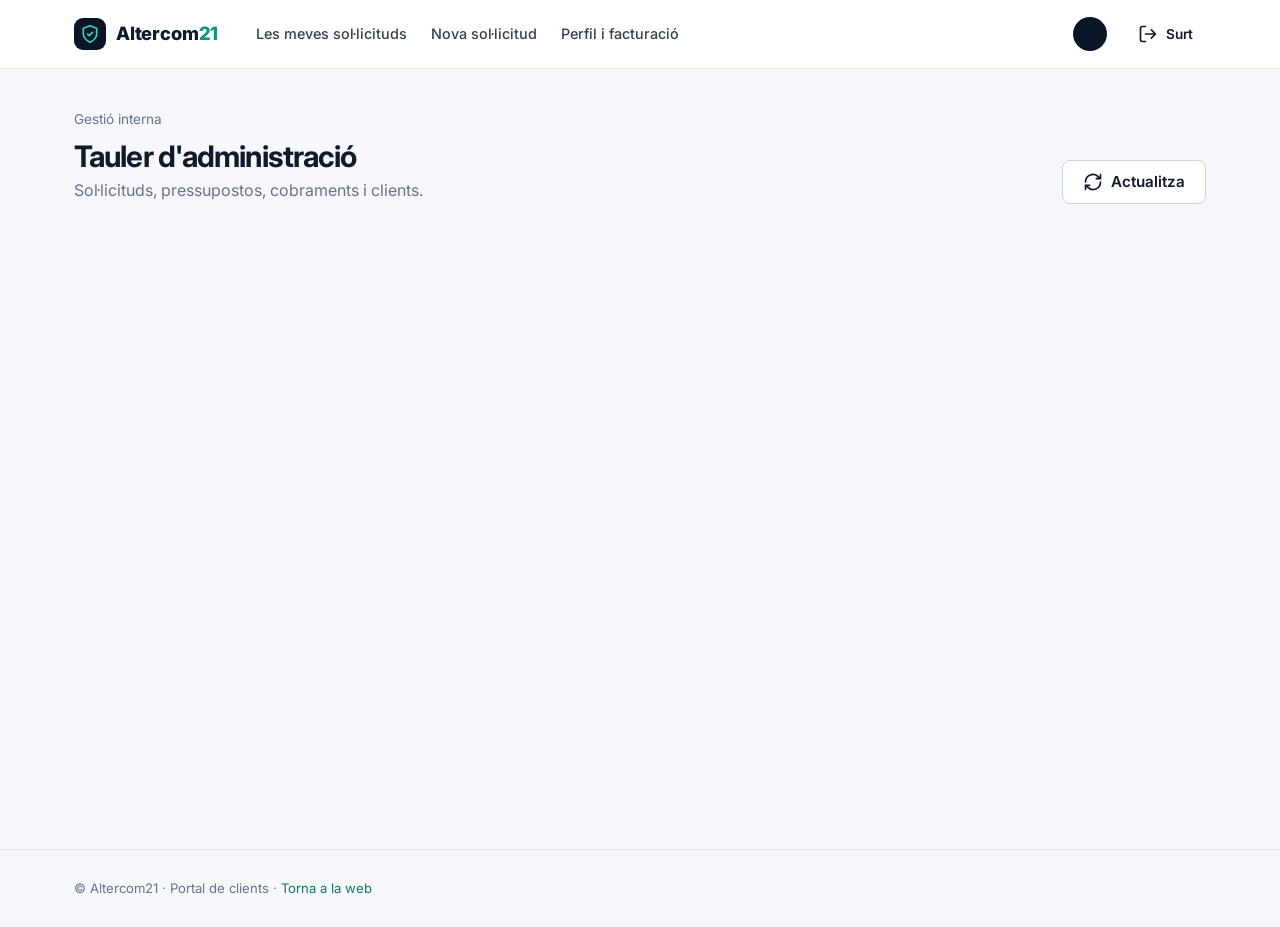
<file: admin.html>
<!doctype html>
<html lang="ca">
<head>
  <meta charset="utf-8">
  <meta name="viewport" content="width=device-width, initial-scale=1">
  <title>Administració · Altercom21</title>
  <link rel="preconnect" href="https://fonts.googleapis.com">
  <link rel="preconnect" href="https://fonts.gstatic.com" crossorigin>
  <link href="https://fonts.googleapis.com/css2?family=Inter:wght@400;500;600;700;800&display=swap" rel="stylesheet">
  <link rel="stylesheet" href="assets/css/styles.css">
</head>
<body>
<header class="app-header">
  <div class="container nav-inner">
    <a class="brand" href="index.html"><span class="brand-mark"><svg class="i"><use href="assets/img/icons.svg#shield-check"/></svg></span><span>Altercom<b>21</b></span></a>
    <nav class="main-nav" aria-label="Àrea de client">
      <a href="dashboard.html">Les meves sol·licituds</a>
      <a href="solicitud.html">Nova sol·licitud</a>
      <a href="profile.html">Perfil i facturació</a>
      <a href="admin.html" data-admin-only hidden class="active" aria-current="page">Administració</a>
    </nav>
    <div class="nav-actions">
      <a class="btn btn-ghost" href="login.html" data-guest hidden>Accedeix</a>
      <span class="user-chip" data-member><span class="avatar" data-user-initials></span><span data-user-name></span></span>
      <button class="btn btn-ghost btn-sm" id="logout" data-member type="button"><svg class="i"><use href="assets/img/icons.svg#logout"/></svg>Surt</button>
    </div>
    <button class="nav-toggle" aria-label="Obre el menú" aria-expanded="false"><svg class="i"><use href="assets/img/icons.svg#menu"/></svg></button>
  </div>
</header>
<main class="app-main">
  <div class="container">
    <div class="page-head">
      <div>
        <div class="breadcrumb">Gestió interna</div>
        <h1>Tauler d'administració</h1>
        <p>Sol·licituds, pressupostos, cobraments i clients.</p>
      </div>
      <button id="refresh" class="btn btn-secondary" type="button"><svg class="i"><use href="assets/img/icons.svg#refresh"/></svg>Actualitza</button>
    </div>
    <p id="admin-message" class="alert" role="status" hidden></p>

    <div id="admin-app" hidden>
      <div class="kpis">
        <div class="kpi"><span>Noves per revisar</span><b id="k-new">—</b></div>
        <div class="kpi"><span>Pressupostos enviats</span><b id="k-quoted">—</b></div>
        <div class="kpi"><span>Pagaments per verificar</span><b id="k-verify">—</b></div>
        <div class="kpi highlight"><span>Facturat (cobrat)</span><b id="k-revenue">—</b></div>
      </div>

      <div class="tabs" role="tablist">
        <button class="tab" role="tab" aria-selected="true" data-tab="requests">Sol·licituds <span class="count" id="c-requests">0</span></button>
        <button class="tab" role="tab" aria-selected="false" data-tab="payments">Pagaments <span class="count" id="c-payments">0</span></button>
        <button class="tab" role="tab" aria-selected="false" data-tab="clients">Clients <span class="count" id="c-clients">0</span></button>
      </div>

      <section data-panel="requests">
        <div class="toolbar" style="margin-bottom:16px">
          <input type="search" id="q" placeholder="Cerca client, empresa, servei o referència…" style="flex:1 1 280px">
          <select id="f-status"><option value="">Tots els estats</option></select>
          <select id="f-kind"><option value="">Pressupostos i auditories</option><option value="budget">Només pressupostos</option><option value="audit">Només auditories</option></select>
        </div>
        <div id="admin-requests" class="req-list"><div class="skeleton"></div></div>
      </section>

      <section data-panel="payments" hidden>
        <div class="card"><div class="table-wrap" id="admin-payments"></div></div>
      </section>

      <section data-panel="clients" hidden>
        <div class="card"><div class="table-wrap" id="admin-users"></div></div>
      </section>
    </div>
  </div>
</main>
<footer class="app-footer"><div class="container">© Altercom21 · Portal de clients · <a href="index.html">Torna a la web</a></div></footer>
<script type="module" src="assets/js/admin.js"></script>
</body>
</html>
</file>
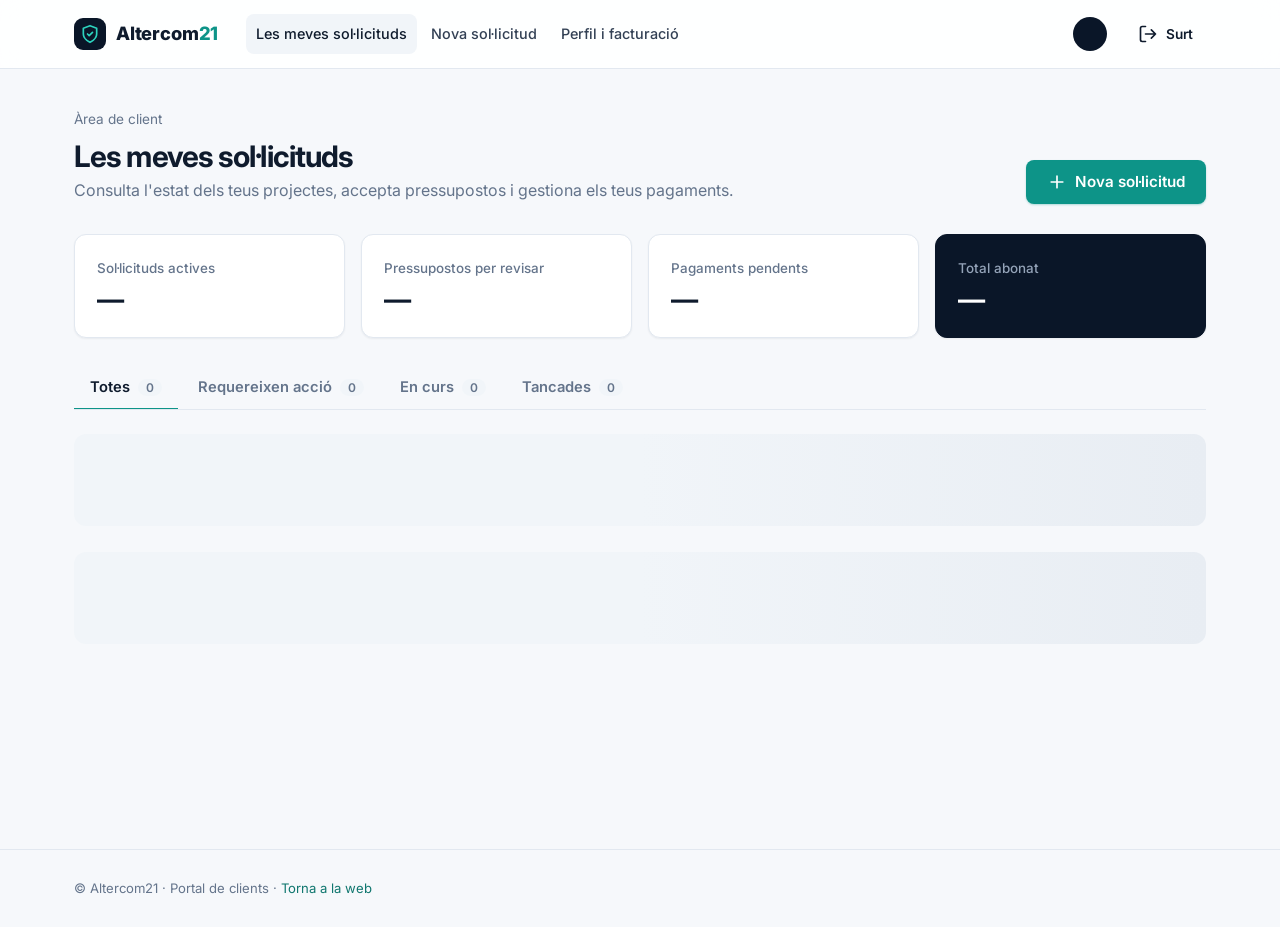
<file: dashboard.html>
<!doctype html>
<html lang="ca">
<head>
  <meta charset="utf-8">
  <meta name="viewport" content="width=device-width, initial-scale=1">
  <title>Les meves sol·licituds · Altercom21</title>
  <link rel="preconnect" href="https://fonts.googleapis.com">
  <link rel="preconnect" href="https://fonts.gstatic.com" crossorigin>
  <link href="https://fonts.googleapis.com/css2?family=Inter:wght@400;500;600;700;800&display=swap" rel="stylesheet">
  <link rel="stylesheet" href="assets/css/styles.css">
</head>
<body>
<header class="app-header">
  <div class="container nav-inner">
    <a class="brand" href="index.html"><span class="brand-mark"><svg class="i"><use href="assets/img/icons.svg#shield-check"/></svg></span><span>Altercom<b>21</b></span></a>
    <nav class="main-nav" aria-label="Àrea de client">
      <a href="dashboard.html" class="active" aria-current="page">Les meves sol·licituds</a>
      <a href="solicitud.html">Nova sol·licitud</a>
      <a href="profile.html">Perfil i facturació</a>
      <a href="admin.html" data-admin-only hidden>Administració</a>
    </nav>
    <div class="nav-actions">
      <a class="btn btn-ghost" href="login.html" data-guest hidden>Accedeix</a>
      <span class="user-chip" data-member><span class="avatar" data-user-initials></span><span data-user-name></span></span>
      <button class="btn btn-ghost btn-sm" id="logout" data-member type="button"><svg class="i"><use href="assets/img/icons.svg#logout"/></svg>Surt</button>
    </div>
    <button class="nav-toggle" aria-label="Obre el menú" aria-expanded="false"><svg class="i"><use href="assets/img/icons.svg#menu"/></svg></button>
  </div>
</header>
<main class="app-main">
  <div class="container">
    <div class="page-head">
      <div>
        <div class="breadcrumb">Àrea de client</div>
        <h1 id="welcome">Les meves sol·licituds</h1>
        <p>Consulta l'estat dels teus projectes, accepta pressupostos i gestiona els teus pagaments.</p>
      </div>
      <a class="btn btn-primary" href="solicitud.html"><svg class="i"><use href="assets/img/icons.svg#plus"/></svg>Nova sol·licitud</a>
    </div>

    <p id="profile-warning" class="alert alert-warning" hidden>Completa les teves <a href="profile.html">dades de facturació</a> per agilitzar els pagaments i l'emissió de factures.</p>

    <div class="kpis">
      <div class="kpi"><span>Sol·licituds actives</span><b id="k-active">—</b></div>
      <div class="kpi"><span>Pressupostos per revisar</span><b id="k-quotes">—</b></div>
      <div class="kpi"><span>Pagaments pendents</span><b id="k-pending">—</b></div>
      <div class="kpi highlight"><span>Total abonat</span><b id="k-paid">—</b></div>
    </div>

    <div class="tabs" role="tablist">
      <button class="tab" role="tab" aria-selected="true" data-filter="all">Totes <span class="count" data-count="all">0</span></button>
      <button class="tab" role="tab" aria-selected="false" data-filter="action">Requereixen acció <span class="count" data-count="action">0</span></button>
      <button class="tab" role="tab" aria-selected="false" data-filter="open">En curs <span class="count" data-count="open">0</span></button>
      <button class="tab" role="tab" aria-selected="false" data-filter="closed">Tancades <span class="count" data-count="closed">0</span></button>
    </div>
    <p id="list-message" class="alert" role="status" hidden></p>
    <div id="requests" class="req-list"><div class="skeleton"></div><div class="skeleton"></div></div>

    <section id="nexus" class="nexus-section" hidden aria-labelledby="nexus-title">
      <div class="section-head">
        <div>
          <div class="breadcrumb">App d'escriptori</div>
          <h2 id="nexus-title">Escanejos de NEXUS <span class="badge badge-brand" id="nexus-count">0</span></h2>
          <p class="muted">Resultats sincronitzats des de l'aplicació NEXUS amb aquest mateix compte.</p>
        </div>
      </div>
      <div id="nexus-list" class="req-list"></div>
    </section>
  </div>
</main>
<footer class="app-footer"><div class="container">© Altercom21 · Portal de clients · <a href="index.html">Torna a la web</a></div></footer>
<script type="module" src="assets/js/dashboard.js"></script>
</body>
</html>
</file>
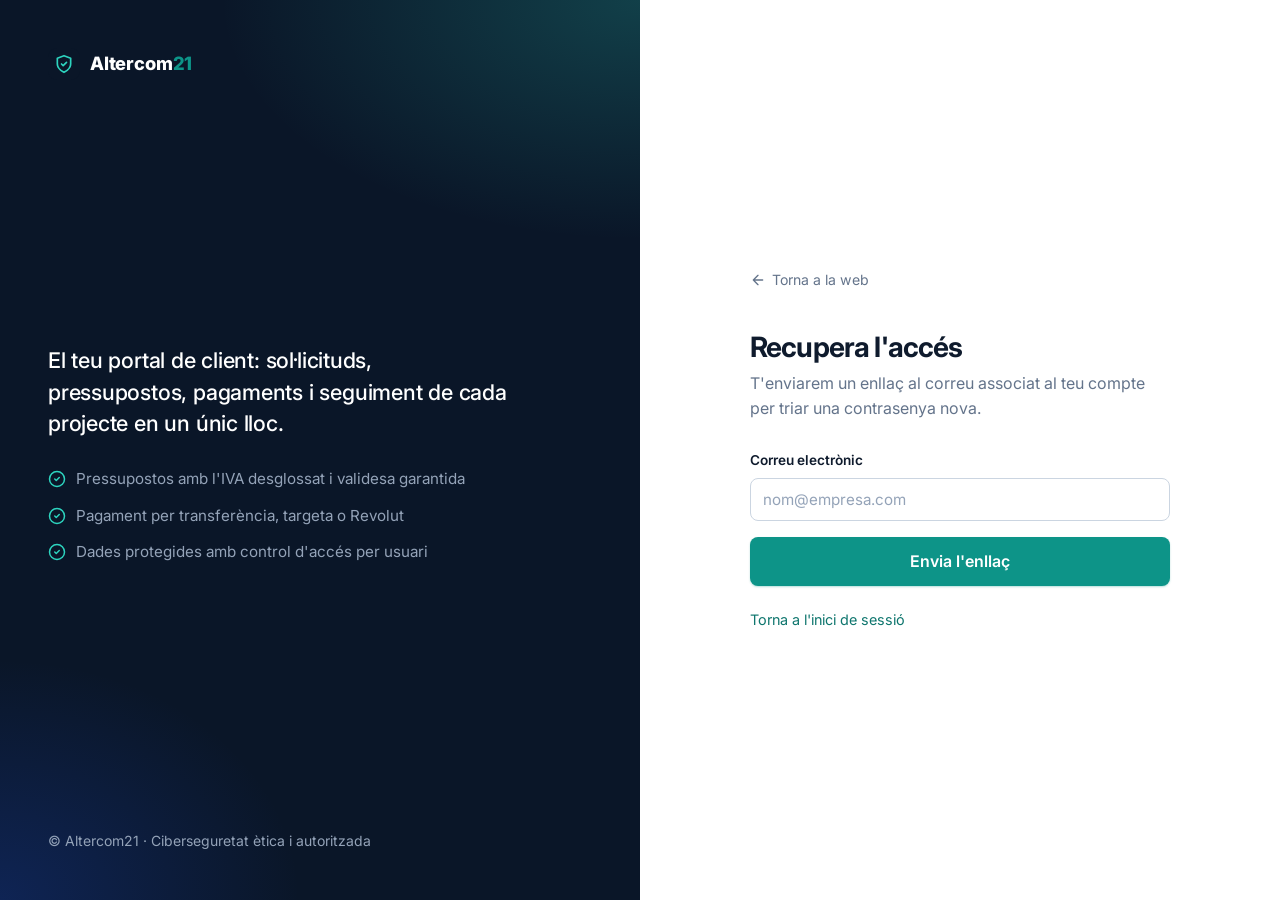
<file: forgot-password.html>
<!doctype html>
<html lang="ca">
<head>
  <meta charset="utf-8">
  <meta name="viewport" content="width=device-width, initial-scale=1">
  <title>Recupera la contrasenya · Altercom21</title>
  <link rel="preconnect" href="https://fonts.googleapis.com">
  <link rel="preconnect" href="https://fonts.gstatic.com" crossorigin>
  <link href="https://fonts.googleapis.com/css2?family=Inter:wght@400;500;600;700;800&display=swap" rel="stylesheet">
  <link rel="stylesheet" href="assets/css/styles.css">
</head>
<body>
<div class="auth">
  <aside class="auth-aside">
    <a class="brand" href="index.html"><span class="brand-mark"><svg class="i"><use href="assets/img/icons.svg#shield-check"/></svg></span><span>Altercom<b>21</b></span></a>
    <div>
      <blockquote>El teu portal de client: sol·licituds, pressupostos, pagaments i seguiment de cada projecte en un únic lloc.</blockquote>
      <ul>
        <li><svg class="i"><use href="assets/img/icons.svg#check-circle"/></svg>Pressupostos amb l'IVA desglossat i validesa garantida</li>
        <li><svg class="i"><use href="assets/img/icons.svg#check-circle"/></svg>Pagament per transferència, targeta o Revolut</li>
        <li><svg class="i"><use href="assets/img/icons.svg#check-circle"/></svg>Dades protegides amb control d'accés per usuari</li>
      </ul>
    </div>
    <span class="small">© Altercom21 · Ciberseguretat ètica i autoritzada</span>
  </aside>
  <main class="auth-main">
    <div class="auth-box">
      <a class="auth-back" href="index.html"><svg class="i" style="width:16px;height:16px"><use href="assets/img/icons.svg#arrow-left"/></svg>Torna a la web</a>
      <h1>Recupera l'accés</h1>
      <p>T'enviarem un enllaç al correu associat al teu compte per triar una contrasenya nova.</p>
      <form id="forgot-form">
        <label class="field"><span>Correu electrònic</span><input type="email" name="email" autocomplete="email" required placeholder="nom@empresa.com"></label>
        <button class="btn btn-primary btn-lg btn-block" type="submit">Envia l'enllaç</button>
        <p id="message" class="alert" role="status" hidden></p>
      </form>
      <div class="auth-links"><a href="login.html">Torna a l'inici de sessió</a></div>
    </div>
  </main>
</div>
<script type="module" src="assets/js/forgot-password.js"></script>
</body>
</html>
</file>
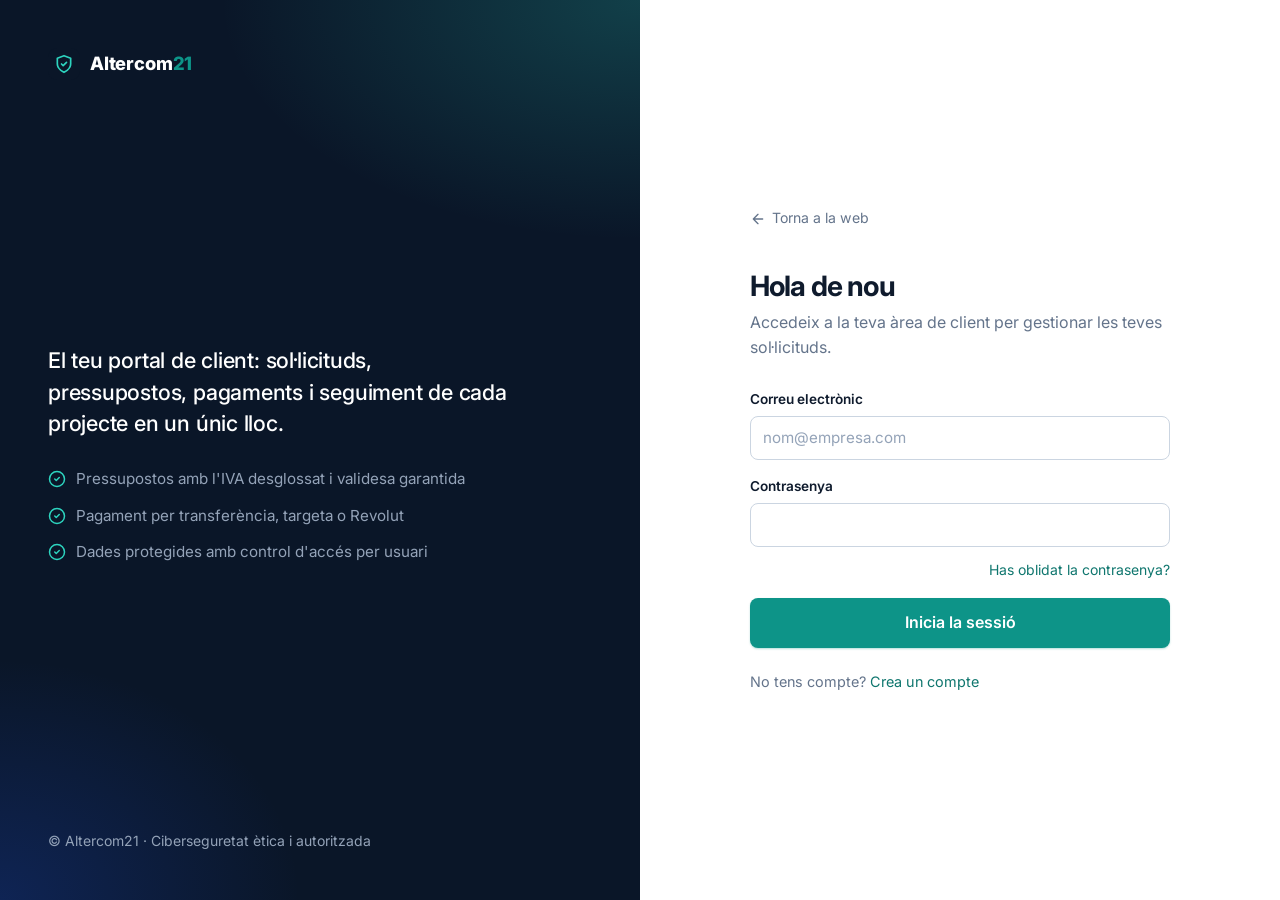
<file: login.html>
<!doctype html>
<html lang="ca">
<head>
  <meta charset="utf-8">
  <meta name="viewport" content="width=device-width, initial-scale=1">
  <title>Inicia la sessió · Altercom21</title>
  <link rel="preconnect" href="https://fonts.googleapis.com">
  <link rel="preconnect" href="https://fonts.gstatic.com" crossorigin>
  <link href="https://fonts.googleapis.com/css2?family=Inter:wght@400;500;600;700;800&display=swap" rel="stylesheet">
  <link rel="stylesheet" href="assets/css/styles.css">
</head>
<body>
<div class="auth">
  <aside class="auth-aside">
    <a class="brand" href="index.html"><span class="brand-mark"><svg class="i"><use href="assets/img/icons.svg#shield-check"/></svg></span><span>Altercom<b>21</b></span></a>
    <div>
      <blockquote>El teu portal de client: sol·licituds, pressupostos, pagaments i seguiment de cada projecte en un únic lloc.</blockquote>
      <ul>
        <li><svg class="i"><use href="assets/img/icons.svg#check-circle"/></svg>Pressupostos amb l'IVA desglossat i validesa garantida</li>
        <li><svg class="i"><use href="assets/img/icons.svg#check-circle"/></svg>Pagament per transferència, targeta o Revolut</li>
        <li><svg class="i"><use href="assets/img/icons.svg#check-circle"/></svg>Dades protegides amb control d'accés per usuari</li>
      </ul>
    </div>
    <span class="small">© Altercom21 · Ciberseguretat ètica i autoritzada</span>
  </aside>
  <main class="auth-main">
    <div class="auth-box">
      <a class="auth-back" href="index.html"><svg class="i" style="width:16px;height:16px"><use href="assets/img/icons.svg#arrow-left"/></svg>Torna a la web</a>
      <h1>Hola de nou</h1>
      <p>Accedeix a la teva àrea de client per gestionar les teves sol·licituds.</p>
      <form id="login-form">
        <label class="field"><span>Correu electrònic</span><input type="email" name="email" autocomplete="email" required placeholder="nom@empresa.com"></label>
        <label class="field"><span>Contrasenya</span><input type="password" name="password" autocomplete="current-password" required minlength="6"></label>
        <div style="text-align:right;margin-top:-6px"><a class="small" href="forgot-password.html">Has oblidat la contrasenya?</a></div>
        <button class="btn btn-primary btn-lg btn-block" type="submit">Inicia la sessió</button>
        <p id="message" class="alert" role="status" hidden></p>
      </form>
      <div class="auth-links"><span>No tens compte? <a href="register.html" id="register-link">Crea un compte</a></span></div>
    </div>
  </main>
</div>
<script type="module" src="assets/js/login.js"></script>
</body>
</html>
</file>
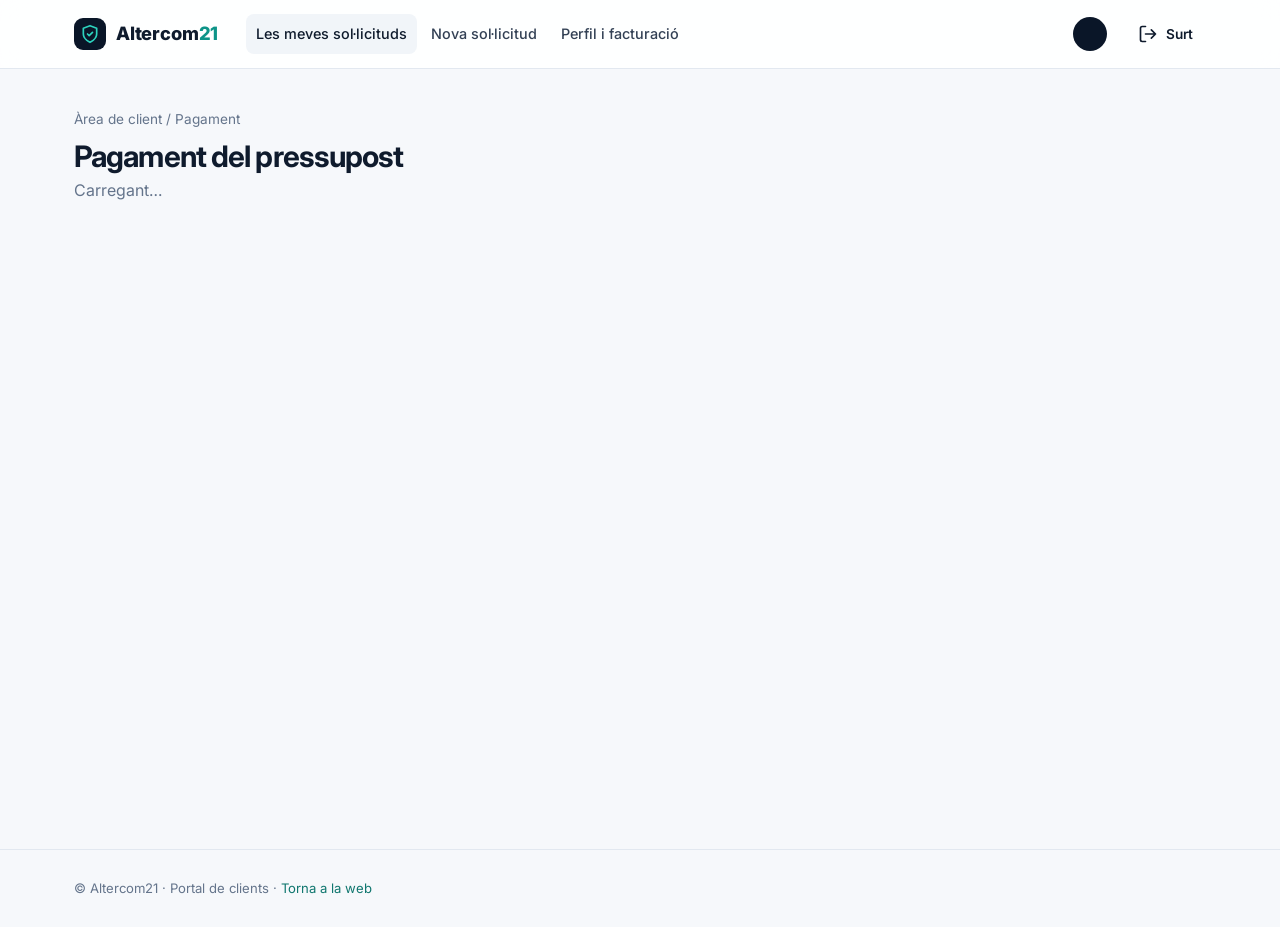
<file: pago.html>
<!doctype html>
<html lang="ca">
<head>
  <meta charset="utf-8">
  <meta name="viewport" content="width=device-width, initial-scale=1">
  <title>Pagament · Altercom21</title>
  <link rel="preconnect" href="https://fonts.googleapis.com">
  <link rel="preconnect" href="https://fonts.gstatic.com" crossorigin>
  <link href="https://fonts.googleapis.com/css2?family=Inter:wght@400;500;600;700;800&display=swap" rel="stylesheet">
  <link rel="stylesheet" href="assets/css/styles.css">
</head>
<body>
<header class="app-header">
  <div class="container nav-inner">
    <a class="brand" href="index.html"><span class="brand-mark"><svg class="i"><use href="assets/img/icons.svg#shield-check"/></svg></span><span>Altercom<b>21</b></span></a>
    <nav class="main-nav" aria-label="Àrea de client">
      <a href="dashboard.html" class="active" aria-current="page">Les meves sol·licituds</a>
      <a href="solicitud.html">Nova sol·licitud</a>
      <a href="profile.html">Perfil i facturació</a>
      <a href="admin.html" data-admin-only hidden>Administració</a>
    </nav>
    <div class="nav-actions">
      <a class="btn btn-ghost" href="login.html" data-guest hidden>Accedeix</a>
      <span class="user-chip" data-member><span class="avatar" data-user-initials></span><span data-user-name></span></span>
      <button class="btn btn-ghost btn-sm" id="logout" data-member type="button"><svg class="i"><use href="assets/img/icons.svg#logout"/></svg>Surt</button>
    </div>
    <button class="nav-toggle" aria-label="Obre el menú" aria-expanded="false"><svg class="i"><use href="assets/img/icons.svg#menu"/></svg></button>
  </div>
</header>
<main class="app-main">
  <div class="container">
    <div class="page-head">
      <div>
        <div class="breadcrumb"><a href="dashboard.html">Àrea de client</a> / Pagament</div>
        <h1>Pagament del pressupost</h1>
        <p id="pay-sub">Carregant…</p>
      </div>
    </div>
    <p id="pay-message" class="alert" role="status" hidden></p>

    <div class="checkout" id="checkout" hidden>
      <div>
        <!-- Paso: elegir método -->
        <form id="pay-form" class="card">
          <div class="card-head"><h2>1. Dades de facturació</h2><a class="small" href="profile.html">Desa-ho al meu perfil</a></div>
          <div class="card-body">
            <div class="form-grid">
              <label class="field"><span>Raó social o nom<span class="req">*</span></span><input name="billing_name" required minlength="2" maxlength="160"></label>
              <label class="field"><span>NIF / CIF<span class="req">*</span></span><input name="billing_tax_id" required minlength="5" maxlength="20" style="text-transform:uppercase"></label>
              <label class="field full"><span>Adreça fiscal<span class="req">*</span></span><input name="billing_address" required minlength="5" maxlength="400" placeholder="Carrer, número, codi postal, població"></label>
            </div>
          </div>
          <div class="card-head" style="border-top:1px solid var(--line)"><h2>2. Mètode de pagament</h2></div>
          <div class="card-body">
            <div class="options" id="methods">
              <label class="option"><input type="radio" name="method" value="redsys"><span class="option-body"><span class="icon-box"><svg class="i"><use href="assets/img/icons.svg#lock"/></svg></span><span><strong>Targeta bancària</strong><small>Visa, Mastercard o Maestro al TPV segur de Redsys. El pagament es confirma a l'instant.</small></span></span></label>
              <label class="option"><input type="radio" name="method" value="transfer"><span class="option-body"><span class="icon-box"><svg class="i"><use href="assets/img/icons.svg#bank"/></svg></span><span><strong>Transferència bancària</strong><small>Et mostrarem l'IBAN i la referència. Es verifica en 1–2 dies hàbils.</small></span></span></label>
              <label class="option"><input type="radio" name="method" value="bizum"><span class="option-body"><span class="icon-box"><svg class="i"><use href="assets/img/icons.svg#phone"/></svg></span><span><strong>Bizum</strong><small>Pagament immediat des de l'app del teu banc. Límit segons la teva entitat.</small></span></span></label>
              <label class="option"><input type="radio" name="method" value="card"><span class="option-body"><span class="icon-box"><svg class="i"><use href="assets/img/icons.svg#card"/></svg></span><span><strong>Revolut</strong><small>Targeta, Apple Pay, Google Pay o el teu compte de Revolut. Cal escriure l'import i la referència.</small></span></span></label>
            </div>
            <div class="form-actions" style="margin-top:24px">
              <span class="small muted"><svg class="i" style="width:14px;height:14px;display:inline;vertical-align:-2px"><use href="assets/img/icons.svg#lock"/></svg> Connexió xifrada · referència única per pagament</span>
              <button class="btn btn-primary btn-lg" type="submit">Continua</button>
            </div>
          </div>
        </form>

        <!-- Paso: instrucciones -->
        <section id="instructions" class="card" hidden>
          <div class="card-head"><h2 id="ins-title">Instruccions de pagament</h2><span id="ins-badge"></span></div>
          <div class="card-body">
            <div id="ins-body"></div>
            <div class="form-actions" style="margin-top:24px">
              <button class="btn btn-ghost" type="button" id="change-method">Canvia de mètode</button>
              <button class="btn btn-primary btn-lg" type="button" id="mark-sent"><svg class="i"><use href="assets/img/icons.svg#check"/></svg>Ja he fet el pagament</button>
            </div>
          </div>
        </section>

        <!-- Paso: confirmación -->
        <section id="done" class="card" hidden>
          <div class="success-hero">
            <div class="icon-box"><svg class="i"><use href="assets/img/icons.svg#check"/></svg></div>
            <h2 id="done-title">Pagament registrat</h2>
            <p class="muted" id="done-text"></p>
            <div class="hero-actions" style="justify-content:center;margin:22px 0 16px"><a class="btn btn-primary" href="dashboard.html">Torna a les meves sol·licituds</a></div>
          </div>
        </section>
      </div>

      <aside class="summary">
        <div class="quote-card">
          <div class="quote-card-head"><div><span class="tag">Resum</span><h3 style="margin:2px 0 0;font-size:1.02rem" id="sum-title"></h3></div></div>
          <div class="quote-card-body">
            <div class="quote-line"><span class="muted">Referència</span><span class="mono" id="sum-ref"></span></div>
            <div class="quote-line"><span class="muted">Empresa</span><span id="sum-company"></span></div>
            <div class="quote-line"><span class="muted">Base imposable</span><span id="sum-base"></span></div>
            <div class="quote-line"><span class="muted" id="sum-vat-label">IVA</span><span id="sum-vat"></span></div>
          </div>
          <div class="quote-total"><span>Total a pagar</span><b id="sum-total"></b></div>
        </div>
        <div class="secure-note" style="margin-top:16px"><svg class="i"><use href="assets/img/icons.svg#shield-check"/></svg><span>Emetrem la factura amb les dades fiscals indicades quan es confirmi el cobrament.</span></div>
      </aside>
    </div>
  </div>
</main>
<footer class="app-footer"><div class="container">© Altercom21 · Portal de clients · <a href="index.html">Torna a la web</a></div></footer>
<script type="module" src="assets/js/pago.js"></script>
</body>
</html>
</file>
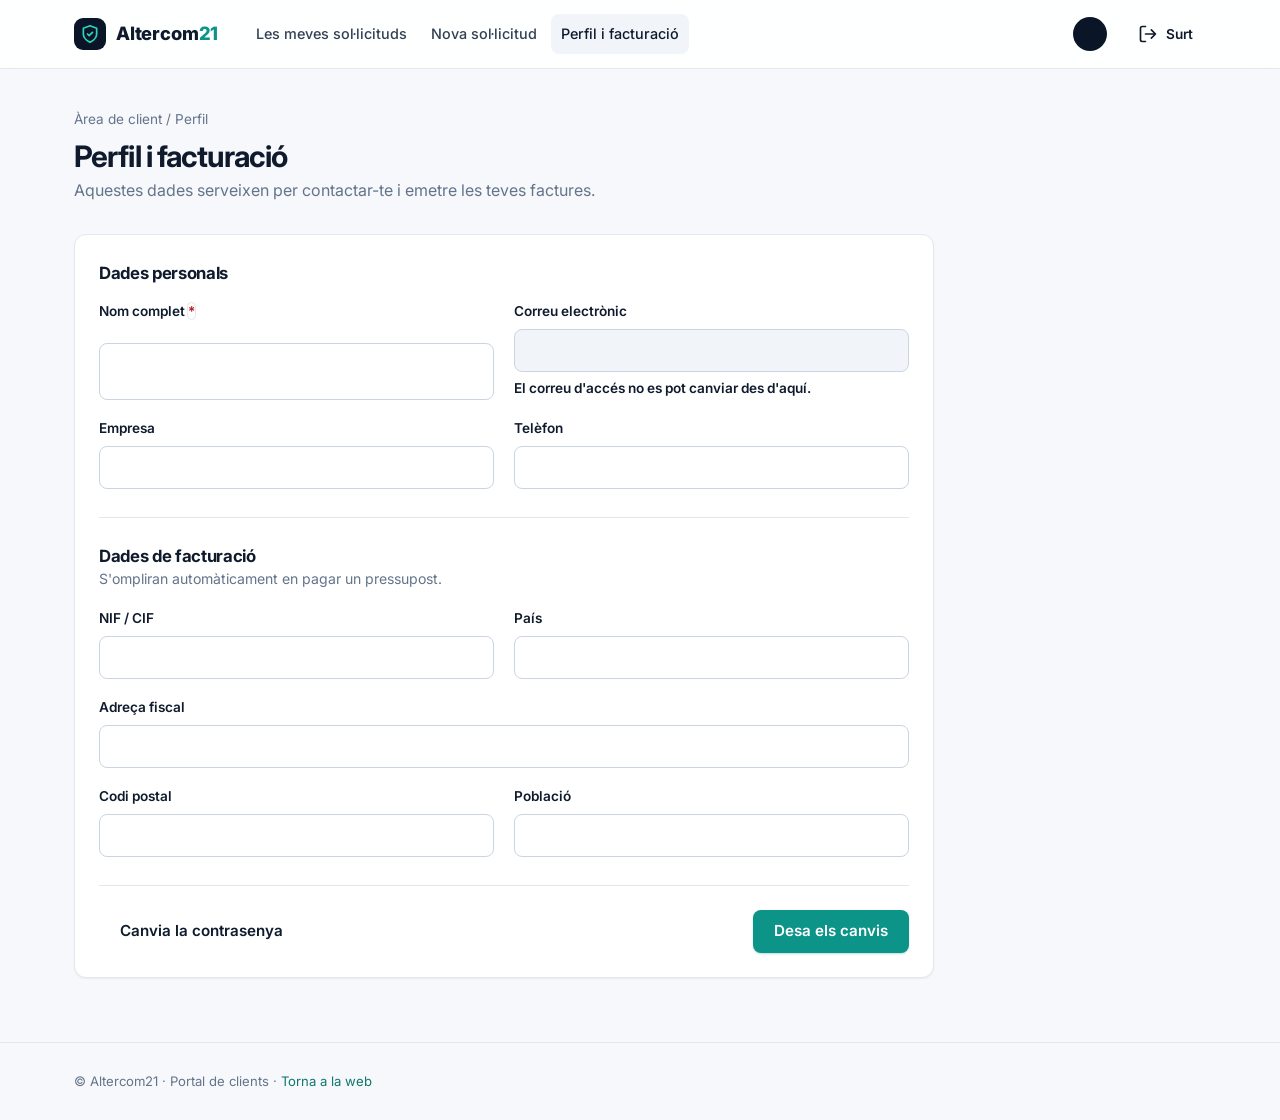
<file: profile.html>
<!doctype html>
<html lang="ca">
<head>
  <meta charset="utf-8">
  <meta name="viewport" content="width=device-width, initial-scale=1">
  <title>Perfil i facturació · Altercom21</title>
  <link rel="preconnect" href="https://fonts.googleapis.com">
  <link rel="preconnect" href="https://fonts.gstatic.com" crossorigin>
  <link href="https://fonts.googleapis.com/css2?family=Inter:wght@400;500;600;700;800&display=swap" rel="stylesheet">
  <link rel="stylesheet" href="assets/css/styles.css">
</head>
<body>
<header class="app-header">
  <div class="container nav-inner">
    <a class="brand" href="index.html"><span class="brand-mark"><svg class="i"><use href="assets/img/icons.svg#shield-check"/></svg></span><span>Altercom<b>21</b></span></a>
    <nav class="main-nav" aria-label="Àrea de client">
      <a href="dashboard.html">Les meves sol·licituds</a>
      <a href="solicitud.html">Nova sol·licitud</a>
      <a href="profile.html" class="active" aria-current="page">Perfil i facturació</a>
      <a href="admin.html" data-admin-only hidden>Administració</a>
    </nav>
    <div class="nav-actions">
      <a class="btn btn-ghost" href="login.html" data-guest hidden>Accedeix</a>
      <span class="user-chip" data-member><span class="avatar" data-user-initials></span><span data-user-name></span></span>
      <button class="btn btn-ghost btn-sm" id="logout" data-member type="button"><svg class="i"><use href="assets/img/icons.svg#logout"/></svg>Surt</button>
    </div>
    <button class="nav-toggle" aria-label="Obre el menú" aria-expanded="false"><svg class="i"><use href="assets/img/icons.svg#menu"/></svg></button>
  </div>
</header>
<main class="app-main">
  <div class="container">
    <div class="page-head">
      <div>
        <div class="breadcrumb"><a href="dashboard.html">Àrea de client</a> / Perfil</div>
        <h1>Perfil i facturació</h1>
        <p>Aquestes dades serveixen per contactar-te i emetre les teves factures.</p>
      </div>
    </div>
    <form id="profile-form" class="card" style="max-width:860px">
      <div class="card-body">
        <section class="form-section">
          <div class="form-section-head"><h3>Dades personals</h3></div>
          <div class="form-grid">
            <label class="field"><span>Nom complet<span class="req">*</span></span><input name="full_name" required maxlength="120" autocomplete="name"></label>
            <label class="field"><span>Correu electrònic</span><input id="email" disabled><span class="hint">El correu d'accés no es pot canviar des d'aquí.</span></label>
            <label class="field"><span>Empresa</span><input name="company" maxlength="160" autocomplete="organization"></label>
            <label class="field"><span>Telèfon</span><input name="phone" type="tel" maxlength="40" autocomplete="tel"></label>
          </div>
        </section>
        <section class="form-section">
          <div class="form-section-head"><h3>Dades de facturació</h3><p>S'ompliran automàticament en pagar un pressupost.</p></div>
          <div class="form-grid">
            <label class="field"><span>NIF / CIF</span><input name="tax_id" maxlength="20" style="text-transform:uppercase"></label>
            <label class="field"><span>País</span><input name="country" maxlength="60" autocomplete="country-name"></label>
            <label class="field full"><span>Adreça fiscal</span><input name="billing_address" maxlength="250" autocomplete="street-address"></label>
            <label class="field"><span>Codi postal</span><input name="postal_code" maxlength="12" autocomplete="postal-code"></label>
            <label class="field"><span>Població</span><input name="city" maxlength="100" autocomplete="address-level2"></label>
          </div>
        </section>
        <p id="message" class="alert" role="status" hidden></p>
        <div class="form-actions">
          <a class="btn btn-ghost" href="forgot-password.html">Canvia la contrasenya</a>
          <button class="btn btn-primary" type="submit">Desa els canvis</button>
        </div>
      </div>
    </form>
  </div>
</main>
<footer class="app-footer"><div class="container">© Altercom21 · Portal de clients · <a href="index.html">Torna a la web</a></div></footer>
<script type="module" src="assets/js/profile.js"></script>
</body>
</html>
</file>
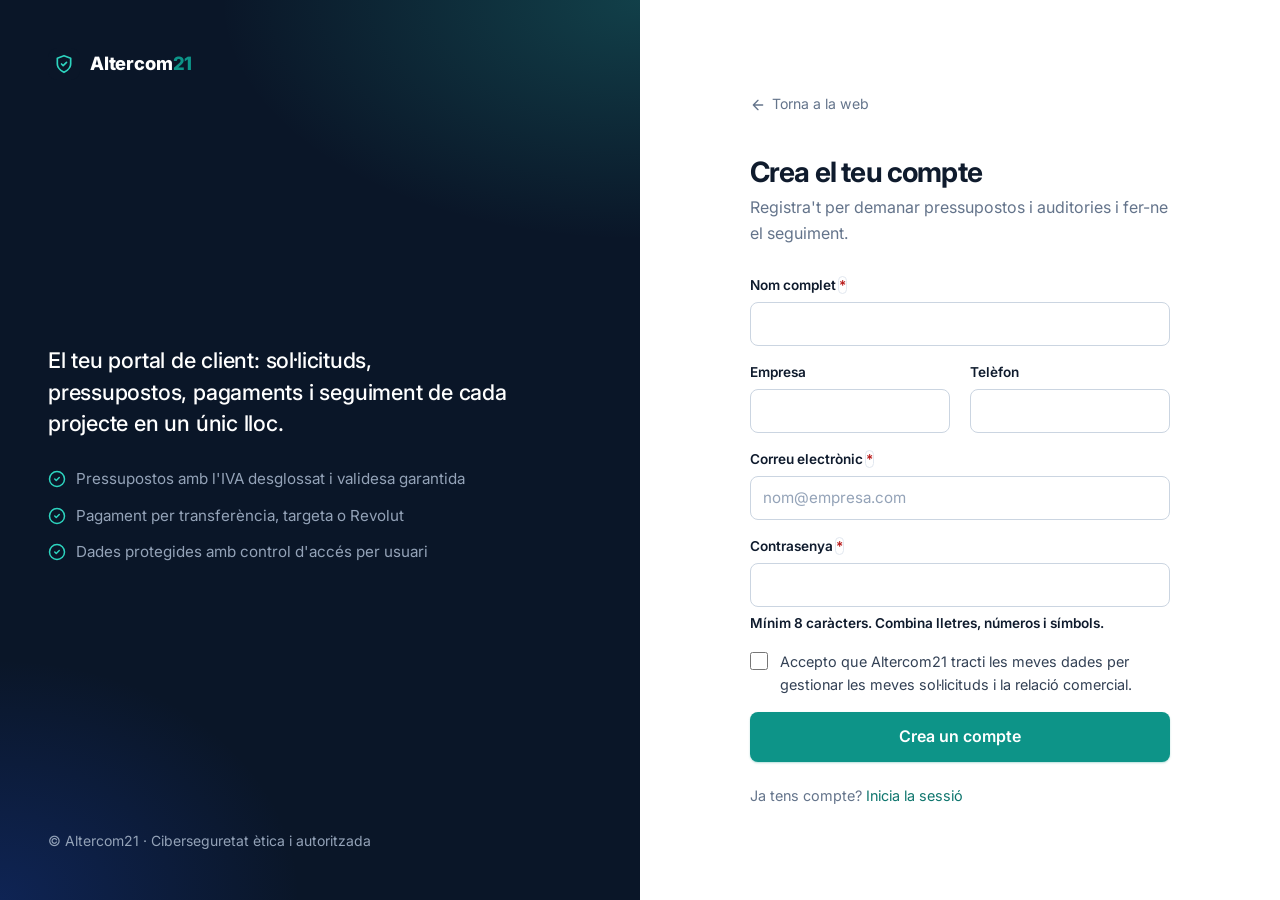
<file: register.html>
<!doctype html>
<html lang="ca">
<head>
  <meta charset="utf-8">
  <meta name="viewport" content="width=device-width, initial-scale=1">
  <title>Crea un compte · Altercom21</title>
  <link rel="preconnect" href="https://fonts.googleapis.com">
  <link rel="preconnect" href="https://fonts.gstatic.com" crossorigin>
  <link href="https://fonts.googleapis.com/css2?family=Inter:wght@400;500;600;700;800&display=swap" rel="stylesheet">
  <link rel="stylesheet" href="assets/css/styles.css">
</head>
<body>
<div class="auth">
  <aside class="auth-aside">
    <a class="brand" href="index.html"><span class="brand-mark"><svg class="i"><use href="assets/img/icons.svg#shield-check"/></svg></span><span>Altercom<b>21</b></span></a>
    <div>
      <blockquote>El teu portal de client: sol·licituds, pressupostos, pagaments i seguiment de cada projecte en un únic lloc.</blockquote>
      <ul>
        <li><svg class="i"><use href="assets/img/icons.svg#check-circle"/></svg>Pressupostos amb l'IVA desglossat i validesa garantida</li>
        <li><svg class="i"><use href="assets/img/icons.svg#check-circle"/></svg>Pagament per transferència, targeta o Revolut</li>
        <li><svg class="i"><use href="assets/img/icons.svg#check-circle"/></svg>Dades protegides amb control d'accés per usuari</li>
      </ul>
    </div>
    <span class="small">© Altercom21 · Ciberseguretat ètica i autoritzada</span>
  </aside>
  <main class="auth-main">
    <div class="auth-box">
      <a class="auth-back" href="index.html"><svg class="i" style="width:16px;height:16px"><use href="assets/img/icons.svg#arrow-left"/></svg>Torna a la web</a>
      <h1>Crea el teu compte</h1>
      <p>Registra't per demanar pressupostos i auditories i fer-ne el seguiment.</p>
      <form id="register-form">
        <label class="field"><span>Nom complet<span class="req">*</span></span><input name="full_name" autocomplete="name" required maxlength="120"></label>
        <div class="form-grid">
          <label class="field"><span>Empresa</span><input name="company" autocomplete="organization" maxlength="160"></label>
          <label class="field"><span>Telèfon</span><input name="phone" type="tel" autocomplete="tel" maxlength="40"></label>
        </div>
        <label class="field"><span>Correu electrònic<span class="req">*</span></span><input type="email" name="email" autocomplete="email" required placeholder="nom@empresa.com"></label>
        <label class="field"><span>Contrasenya<span class="req">*</span></span><input type="password" name="password" autocomplete="new-password" required minlength="8"><span class="hint">Mínim 8 caràcters. Combina lletres, números i símbols.</span></label>
        <label class="check"><input type="checkbox" name="terms" required><span>Accepto que Altercom21 tracti les meves dades per gestionar les meves sol·licituds i la relació comercial.</span></label>
        <button class="btn btn-primary btn-lg btn-block" type="submit">Crea un compte</button>
        <p id="message" class="alert" role="status" hidden></p>
      </form>
      <div class="auth-links"><span>Ja tens compte? <a href="login.html">Inicia la sessió</a></span></div>
    </div>
  </main>
</div>
<script type="module" src="assets/js/register.js"></script>
</body>
</html>
</file>
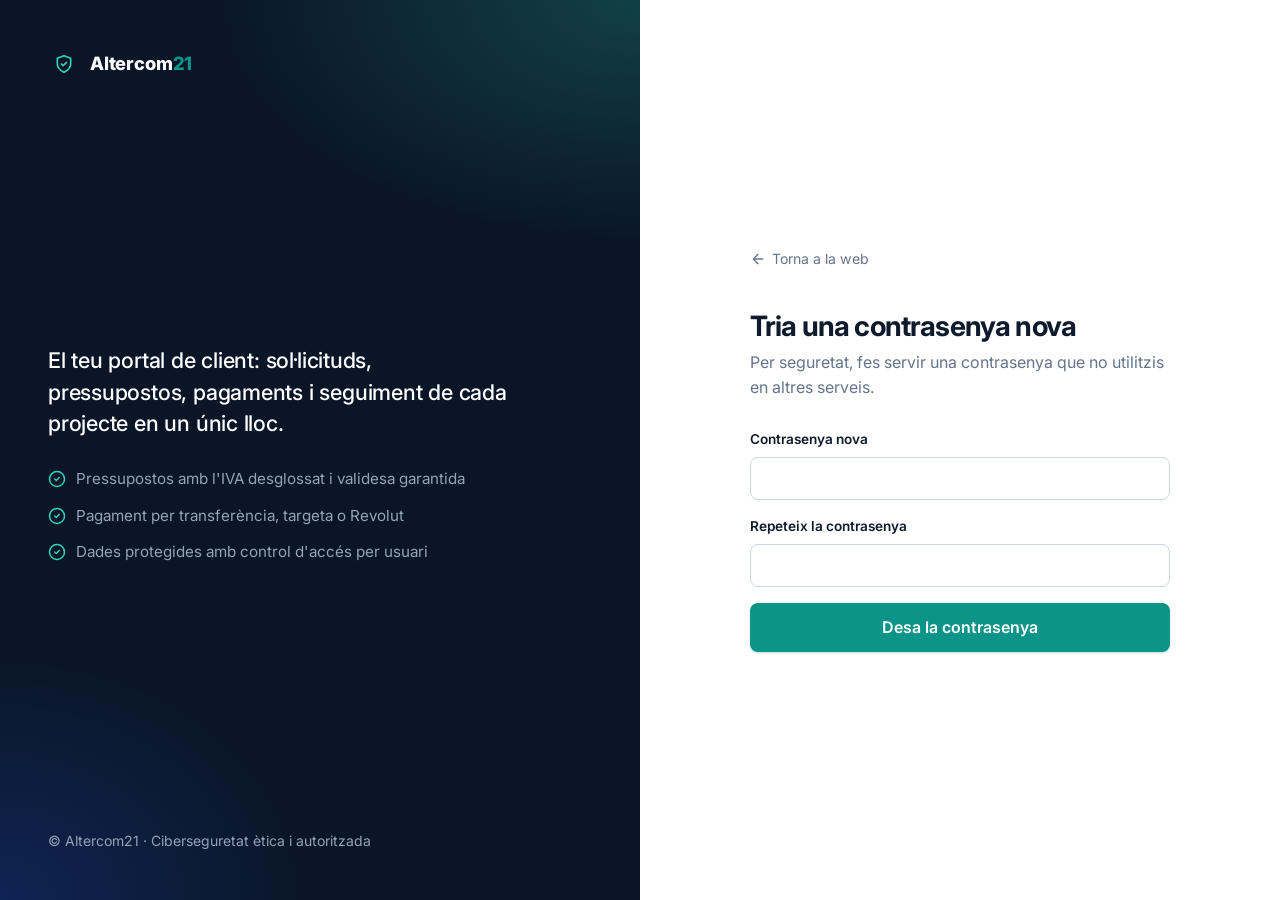
<file: reset-password.html>
<!doctype html>
<html lang="ca">
<head>
  <meta charset="utf-8">
  <meta name="viewport" content="width=device-width, initial-scale=1">
  <title>Contrasenya nova · Altercom21</title>
  <link rel="preconnect" href="https://fonts.googleapis.com">
  <link rel="preconnect" href="https://fonts.gstatic.com" crossorigin>
  <link href="https://fonts.googleapis.com/css2?family=Inter:wght@400;500;600;700;800&display=swap" rel="stylesheet">
  <link rel="stylesheet" href="assets/css/styles.css">
</head>
<body>
<div class="auth">
  <aside class="auth-aside">
    <a class="brand" href="index.html"><span class="brand-mark"><svg class="i"><use href="assets/img/icons.svg#shield-check"/></svg></span><span>Altercom<b>21</b></span></a>
    <div>
      <blockquote>El teu portal de client: sol·licituds, pressupostos, pagaments i seguiment de cada projecte en un únic lloc.</blockquote>
      <ul>
        <li><svg class="i"><use href="assets/img/icons.svg#check-circle"/></svg>Pressupostos amb l'IVA desglossat i validesa garantida</li>
        <li><svg class="i"><use href="assets/img/icons.svg#check-circle"/></svg>Pagament per transferència, targeta o Revolut</li>
        <li><svg class="i"><use href="assets/img/icons.svg#check-circle"/></svg>Dades protegides amb control d'accés per usuari</li>
      </ul>
    </div>
    <span class="small">© Altercom21 · Ciberseguretat ètica i autoritzada</span>
  </aside>
  <main class="auth-main">
    <div class="auth-box">
      <a class="auth-back" href="index.html"><svg class="i" style="width:16px;height:16px"><use href="assets/img/icons.svg#arrow-left"/></svg>Torna a la web</a>
      <h1>Tria una contrasenya nova</h1>
      <p>Per seguretat, fes servir una contrasenya que no utilitzis en altres serveis.</p>
      <form id="reset-form">
        <label class="field"><span>Contrasenya nova</span><input type="password" name="password" autocomplete="new-password" required minlength="8"></label>
        <label class="field"><span>Repeteix la contrasenya</span><input type="password" name="confirm" autocomplete="new-password" required minlength="8"></label>
        <button class="btn btn-primary btn-lg btn-block" type="submit">Desa la contrasenya</button>
        <p id="message" class="alert" role="status" hidden></p>
      </form>
    </div>
  </main>
</div>
<script type="module" src="assets/js/reset-password.js"></script>
</body>
</html>
</file>
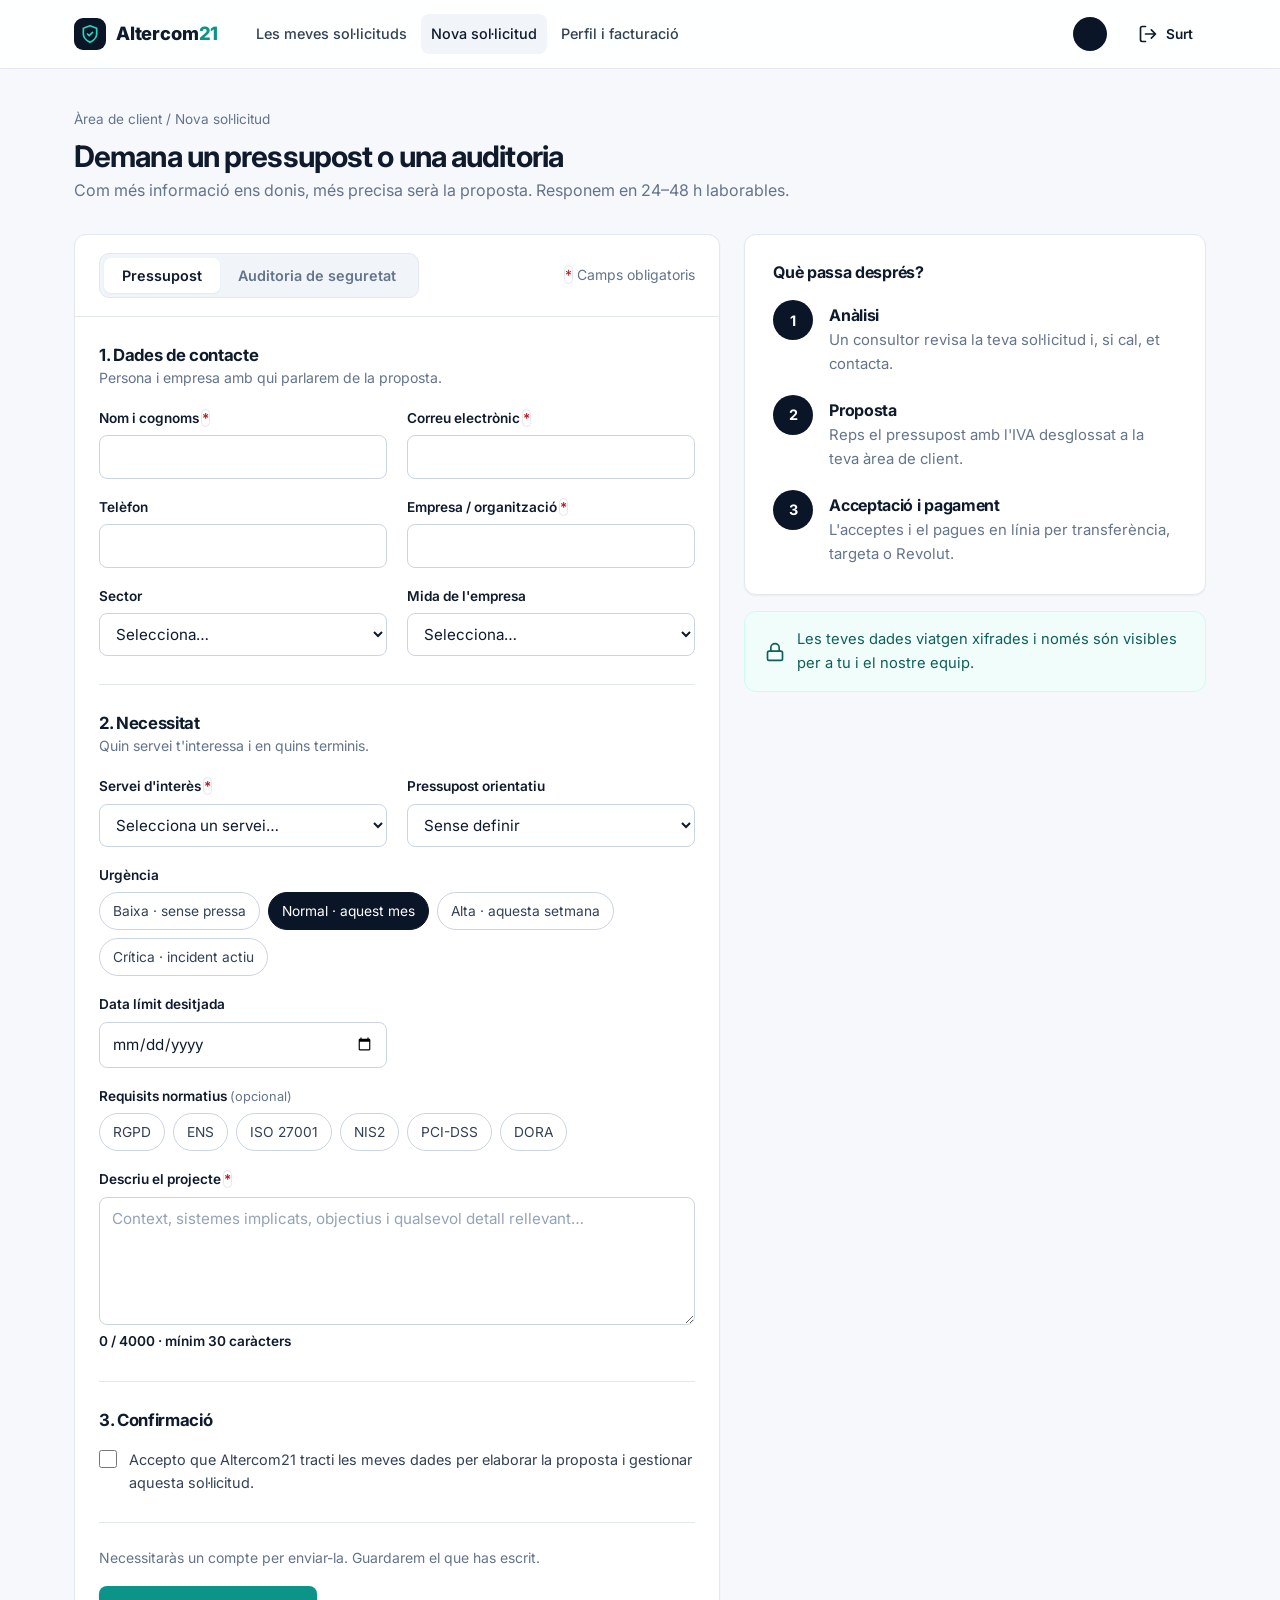
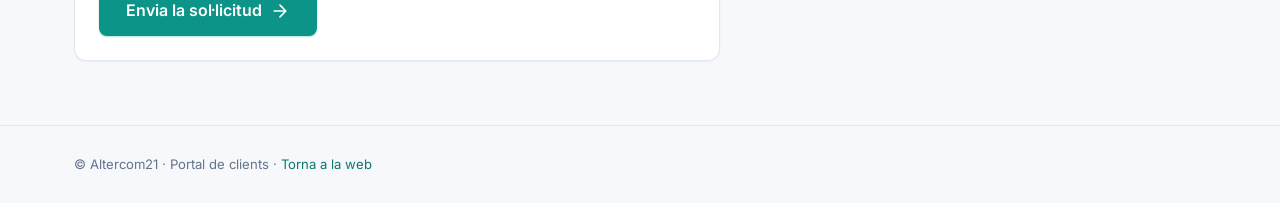
<file: solicitud.html>
<!doctype html>
<html lang="ca">
<head>
  <meta charset="utf-8">
  <meta name="viewport" content="width=device-width, initial-scale=1">
  <title>Nova sol·licitud · Altercom21</title>
  <link rel="preconnect" href="https://fonts.googleapis.com">
  <link rel="preconnect" href="https://fonts.gstatic.com" crossorigin>
  <link href="https://fonts.googleapis.com/css2?family=Inter:wght@400;500;600;700;800&display=swap" rel="stylesheet">
  <link rel="stylesheet" href="assets/css/styles.css">
</head>
<body>
<header class="app-header">
  <div class="container nav-inner">
    <a class="brand" href="index.html"><span class="brand-mark"><svg class="i"><use href="assets/img/icons.svg#shield-check"/></svg></span><span>Altercom<b>21</b></span></a>
    <nav class="main-nav" aria-label="Àrea de client">
      <a href="dashboard.html">Les meves sol·licituds</a>
      <a href="solicitud.html" class="active" aria-current="page">Nova sol·licitud</a>
      <a href="profile.html">Perfil i facturació</a>
      <a href="admin.html" data-admin-only hidden>Administració</a>
    </nav>
    <div class="nav-actions">
      <a class="btn btn-ghost" href="login.html" data-guest hidden>Accedeix</a>
      <span class="user-chip" data-member><span class="avatar" data-user-initials></span><span data-user-name></span></span>
      <button class="btn btn-ghost btn-sm" id="logout" data-member type="button"><svg class="i"><use href="assets/img/icons.svg#logout"/></svg>Surt</button>
    </div>
    <button class="nav-toggle" aria-label="Obre el menú" aria-expanded="false"><svg class="i"><use href="assets/img/icons.svg#menu"/></svg></button>
  </div>
</header>
<main class="app-main">
  <div class="container">
    <div class="page-head">
      <div>
        <div class="breadcrumb"><a href="dashboard.html">Àrea de client</a> / Nova sol·licitud</div>
        <h1>Demana un pressupost o una auditoria</h1>
        <p>Com més informació ens donis, més precisa serà la proposta. Responem en 24–48 h laborables.</p>
      </div>
    </div>

    <div class="checkout">
      <div class="card">
        <div class="card-head">
          <div class="segmented" role="tablist" aria-label="Tipus de sol·licitud">
            <button type="button" role="tab" data-kind="budget" aria-selected="true">Pressupost</button>
            <button type="button" role="tab" data-kind="audit" aria-selected="false">Auditoria de seguretat</button>
          </div>
          <span class="small muted"><span class="req" style="color:var(--danger)">*</span> Camps obligatoris</span>
        </div>
        <div class="card-body">
          <p id="draft-note" class="alert alert-info" hidden></p>

          <form id="request-form" novalidate>
            <input type="hidden" name="request_kind" value="budget">

            <section class="form-section">
              <div class="form-section-head"><h3>1. Dades de contacte</h3><p>Persona i empresa amb qui parlarem de la proposta.</p></div>
              <div class="form-grid">
                <label class="field"><span>Nom i cognoms<span class="req">*</span></span><input name="contact_name" required maxlength="120" autocomplete="name"></label>
                <label class="field"><span>Correu electrònic<span class="req">*</span></span><input name="contact_email" type="email" required maxlength="160" autocomplete="email"></label>
                <label class="field"><span>Telèfon</span><input name="contact_phone" type="tel" maxlength="40" autocomplete="tel"></label>
                <label class="field"><span>Empresa / organització<span class="req">*</span></span><input name="company_name" required maxlength="160" autocomplete="organization"></label>
                <label class="field"><span>Sector</span>
                  <select name="sector">
                    <option value="">Selecciona…</option>
                    <option>Tecnologia i programari</option><option>Comerç i e-commerce</option><option>Industria</option>
                    <option>Salut</option><option>Educació</option><option>Finances i assegurances</option>
                    <option>Administració pública</option><option>Serveis professionals</option><option>Altres</option>
                  </select>
                </label>
                <label class="field"><span>Mida de l'empresa</span>
                  <select name="company_size">
                    <option value="">Selecciona…</option>
                    <option>1–10 treballadors</option><option>11–50 treballadors</option><option>51–250 treballadors</option><option>Més de 250 treballadors</option>
                  </select>
                </label>
              </div>
            </section>

            <!-- PRESUPUESTO -->
            <section class="form-section" data-for="budget">
              <div class="form-section-head"><h3>2. Necessitat</h3><p>Quin servei t'interessa i en quins terminis.</p></div>
              <div class="form-grid">
                <label class="field"><span>Servei d'interès<span class="req">*</span></span>
                  <select name="service" required>
                    <option value="">Selecciona un servei…</option>
                    <option>Pentesting</option><option>Anàlisi de vulnerabilitats</option><option>Seguretat de xarxes</option>
                    <option>Seguretat web i apps</option><option>Seguretat al núvol</option><option>Formació i phishing</option>
                    <option>SOC i resposta a incidents</option><option>Compliment normatiu</option><option>Còpies i continuïtat</option>
                    <option>Diversos / necessito assessorament</option>
                  </select>
                </label>
                <label class="field"><span>Pressupost orientatiu</span>
                  <select name="budget_range">
                    <option value="">Sense definir</option>
                    <option>Menys de 1.000 €</option><option>1.000 € – 3.000 €</option><option>3.000 € – 10.000 €</option><option>Més de 10.000 €</option>
                  </select>
                </label>
                <div class="field full"><span class="label">Urgència</span>
                  <div class="chips"><label class="chip"><input type="radio" name="urgency_b" value="low"><span>Baixa · sense pressa</span></label><label class="chip"><input type="radio" name="urgency_b" value="normal" checked><span>Normal · aquest mes</span></label><label class="chip"><input type="radio" name="urgency_b" value="high"><span>Alta · aquesta setmana</span></label><label class="chip"><input type="radio" name="urgency_b" value="critical"><span>Crítica · incident actiu</span></label></div>
                </div>
                <label class="field"><span>Data límit desitjada</span><input type="date" name="deadline"></label>
                <div class="field full"><span class="label">Requisits normatius <span class="hint">(opcional)</span></span>
                  <div class="chips"><label class="chip"><input type="checkbox" name="compliance" value="RGPD"><span>RGPD</span></label><label class="chip"><input type="checkbox" name="compliance" value="ENS"><span>ENS</span></label><label class="chip"><input type="checkbox" name="compliance" value="ISO 27001"><span>ISO 27001</span></label><label class="chip"><input type="checkbox" name="compliance" value="NIS2"><span>NIS2</span></label><label class="chip"><input type="checkbox" name="compliance" value="PCI-DSS"><span>PCI-DSS</span></label><label class="chip"><input type="checkbox" name="compliance" value="DORA"><span>DORA</span></label></div>
                </div>
                <label class="field full"><span>Descriu el projecte<span class="req">*</span></span>
                  <textarea name="description_b" rows="5" minlength="30" maxlength="4000" placeholder="Context, sistemes implicats, objectius i qualsevol detall rellevant…"></textarea>
                  <span class="hint"><span data-count="description_b">0</span> / 4000 · mínim 30 caràcters</span>
                </label>
              </div>
            </section>

            <!-- AUDITORÍA -->
            <section class="form-section" data-for="audit" hidden>
              <div class="form-section-head"><h3>2. Tipus d'auditoria</h3><p>Tria el nivell; l'ajustarem amb tu a la reunió d'abast.</p></div>
              <div class="options cols-2" style="margin-bottom:22px">
                <label class="option"><input type="radio" name="plan" value="Essencial"><span class="option-body"><span><strong>Essencial</strong><small>Exposició externa · 3–5 dies</small></span></span></label>
                <label class="option"><input type="radio" name="plan" value="Avançada" checked><span class="option-body"><span><strong>Avançada</strong><small>Externa + interna + web · 1–2 setmanes</small></span></span></label>
                <label class="option"><input type="radio" name="plan" value="Integral"><span class="option-body"><span><strong>Integral</strong><small>Inclou núvol, phishing i normativa</small></span></span></label>
                <label class="option"><input type="radio" name="plan" value="A mida"><span class="option-body"><span><strong>A mida</strong><small>Definim l'abast junts</small></span></span></label>
              </div>
              <div class="form-grid">
                <div class="field full"><span class="label">Proves a fer<span class="req">*</span></span>
                  <div class="chips"><label class="chip"><input type="checkbox" name="tests" value="Xarxa externa"><span>Xarxa externa</span></label><label class="chip"><input type="checkbox" name="tests" value="Xarxa interna"><span>Xarxa interna</span></label><label class="chip"><input type="checkbox" name="tests" value="Aplicació web"><span>Aplicació web</span></label><label class="chip"><input type="checkbox" name="tests" value="API"><span>API</span></label><label class="chip"><input type="checkbox" name="tests" value="Wi-Fi"><span>Wi-Fi</span></label><label class="chip"><input type="checkbox" name="tests" value="Núvol"><span>Núvol</span></label><label class="chip"><input type="checkbox" name="tests" value="Enginyeria social / phishing"><span>Enginyeria social / phishing</span></label></div>
                </div>
                <label class="field full"><span>Abast autoritzat<span class="req">*</span></span>
                  <textarea name="audit_scope" rows="3" maxlength="2000" placeholder="Rangs d'IP, dominis, URL o aplicacions incloses. Indica també el que queda EXCLÒS."></textarea>
                </label>
                <label class="field"><span>Entorn</span>
                  <select name="audit_environment"><option>Producció</option><option>Preproducció</option><option>Desenvolupament / laboratori</option></select>
                </label>
                <label class="field"><span>Nombre aproximat d'actius</span>
                  <select name="assets"><option>1–5</option><option>6–20</option><option>21–100</option><option>Més de 100</option></select>
                </label>
                <label class="field"><span>Data d'inici preferida<span class="req">*</span></span><input type="date" name="preferred_date"></label>
                <label class="field"><span>Finestra de proves</span>
                  <select name="time_slot"><option>Horari laboral (9–18 h)</option><option>Matins (9–13 h)</option><option>Tardes (15–19 h)</option><option>Fora d'horari laboral</option><option>Cap de setmana</option></select>
                </label>
                <div class="field full"><span class="label">Urgència</span>
                  <div class="chips"><label class="chip"><input type="radio" name="urgency_a" value="low"><span>Baixa</span></label><label class="chip"><input type="radio" name="urgency_a" value="normal" checked><span>Normal</span></label><label class="chip"><input type="radio" name="urgency_a" value="high"><span>Alta</span></label><label class="chip"><input type="radio" name="urgency_a" value="critical"><span>Crítica · incident actiu</span></label></div>
                </div>
                <label class="field full"><span>Observacions</span>
                  <textarea name="description_a" rows="3" maxlength="3000" placeholder="Contacte tècnic, restriccions, sistemes sensibles, auditories anteriors…"></textarea>
                </label>
              </div>
            </section>

            <section class="form-section">
              <div class="form-section-head"><h3>3. Confirmació</h3></div>
              <div style="display:grid;gap:12px">
                <label class="check check-card" data-for="audit" hidden><input type="checkbox" name="authorization"><span><strong>Declaro que sóc titular dels sistemes indicats o que disposo d'autorització per escrit</strong> perquè s'analitzin. Entenc que abans de començar se signarà un acord d'abast i regles d'actuació.</span></label>
                <label class="check"><input type="checkbox" name="privacy" required><span>Accepto que Altercom21 tracti les meves dades per elaborar la proposta i gestionar aquesta sol·licitud.</span></label>
              </div>
            </section>

            <p id="form-message" class="alert" role="status" hidden></p>
            <div class="form-actions">
              <span class="small muted" id="auth-hint">Necessitaràs un compte per enviar-la. Guardarem el que has escrit.</span>
              <button class="btn btn-primary btn-lg" type="submit">Envia la sol·licitud <svg class="i"><use href="assets/img/icons.svg#arrow-right"/></svg></button>
            </div>
          </form>

          <div id="success" class="success-hero" hidden>
            <div class="icon-box"><svg class="i"><use href="assets/img/icons.svg#check"/></svg></div>
            <h2>Sol·licitud enviada</h2>
            <p class="muted">Referencia <b class="mono" id="success-ref"></b>. T'avisarem quan la proposta estigui disponible a la teva àrea de client.</p>
            <div class="hero-actions" style="justify-content:center;margin:22px 0 10px">
              <a class="btn btn-primary" href="dashboard.html">Veure les meves sol·licituds</a>
              <a class="btn btn-secondary" href="solicitud.html">Crea una altra sol·licitud</a>
            </div>
          </div>
        </div>
      </div>

      <aside class="summary">
        <div class="card card-pad">
          <h3 style="font-size:1rem">Què passa després?</h3>
          <ol class="steps-list" style="gap:18px;margin-top:18px">
            <li><span class="num">1</span><div><h4>Anàlisi</h4><p>Un consultor revisa la teva sol·licitud i, si cal, et contacta.</p></div></li>
            <li><span class="num">2</span><div><h4>Proposta</h4><p>Reps el pressupost amb l'IVA desglossat a la teva àrea de client.</p></div></li>
            <li><span class="num">3</span><div><h4>Acceptació i pagament</h4><p>L'acceptes i el pagues en línia per transferència, targeta o Revolut.</p></div></li>
          </ol>
        </div>
        <div class="secure-note" style="margin-top:16px"><svg class="i"><use href="assets/img/icons.svg#lock"/></svg><span>Les teves dades viatgen xifrades i només són visibles per a tu i el nostre equip.</span></div>
      </aside>
    </div>
  </div>
</main>
<footer class="app-footer"><div class="container">© Altercom21 · Portal de clients · <a href="index.html">Torna a la web</a></div></footer>
<script type="module" src="assets/js/solicitud.js"></script>
</body>
</html>
</file>
<file: assets/css/styles.css>
/* ==========================================================================
   Altercom21 · Sistema de diseño
   ========================================================================== */
:root {
  --navy-950: #060d1a;
  --navy-900: #0a1628;
  --navy-800: #11213a;
  --navy-700: #1b2f4d;
  --ink: #0f1b2d;
  --text: #334155;
  --muted: #64748b;
  --line: #e2e8f0;
  --line-strong: #cbd5e1;
  --bg: #f6f8fb;
  --surface: #ffffff;
  --surface-2: #f1f5f9;

  --brand: #0d9488;
  --brand-600: #0f766e;
  --brand-700: #115e59;
  --brand-50: #f0fdfa;
  --brand-100: #ccfbf1;
  --accent: #2dd4bf;

  --info: #1d4ed8;   --info-bg: #eff6ff;
  --success: #15803d; --success-bg: #f0fdf4;
  --warning: #b45309; --warning-bg: #fffbeb;
  --danger: #b91c1c;  --danger-bg: #fef2f2;

  --radius-sm: 8px;
  --radius: 12px;
  --radius-lg: 18px;
  --shadow-sm: 0 1px 2px rgba(15, 27, 45, .06);
  --shadow: 0 1px 3px rgba(15, 27, 45, .06), 0 8px 24px rgba(15, 27, 45, .06);
  --shadow-lg: 0 20px 50px rgba(6, 13, 26, .18);
  --font: "Inter", ui-sans-serif, system-ui, -apple-system, "Segoe UI", Roboto, sans-serif;
  --container: 1180px;
}

*, *::before, *::after { box-sizing: border-box; }
html { scroll-behavior: smooth; -webkit-text-size-adjust: 100%; }
body {
  margin: 0;
  font-family: var(--font);
  font-size: 16px;
  line-height: 1.6;
  color: var(--text);
  background: var(--bg);
  -webkit-font-smoothing: antialiased;
}
h1, h2, h3, h4 { color: var(--ink); line-height: 1.2; letter-spacing: -.02em; margin: 0 0 .5em; }
p { margin: 0 0 1em; }
a { color: var(--brand-600); text-decoration: none; }
a:hover { color: var(--brand-700); }
img, svg { display: block; max-width: 100%; }
[hidden] { display: none !important; }
:focus-visible { outline: 3px solid rgba(13, 148, 136, .45); outline-offset: 2px; border-radius: 4px; }

.container { width: 100%; max-width: var(--container); margin: 0 auto; padding: 0 24px; }
.muted { color: var(--muted); }
.small { font-size: .875rem; }
.mono { font-family: ui-monospace, SFMono-Regular, Menlo, Consolas, monospace; font-size: .9em; }
.sr-only { position: absolute; width: 1px; height: 1px; overflow: hidden; clip: rect(0 0 0 0); white-space: nowrap; }

/* ---------- Botones ---------- */
.btn {
  display: inline-flex; align-items: center; justify-content: center; gap: 8px;
  padding: 11px 20px; border-radius: var(--radius-sm); border: 1px solid transparent;
  font: 600 .95rem/1.2 var(--font); cursor: pointer; white-space: nowrap;
  transition: background .15s, border-color .15s, color .15s, box-shadow .15s, transform .15s;
  text-decoration: none;
}
.btn:active { transform: translateY(1px); }
.btn:disabled { opacity: .55; cursor: not-allowed; }
.btn svg { width: 18px; height: 18px; flex: none; }
.btn-primary { background: var(--brand); color: #fff; box-shadow: 0 1px 2px rgba(13, 148, 136, .3); }
.btn-primary:hover { background: var(--brand-600); color: #fff; }
.btn-dark { background: var(--navy-900); color: #fff; }
.btn-dark:hover { background: var(--navy-700); color: #fff; }
.btn-secondary { background: var(--surface); color: var(--ink); border-color: var(--line-strong); }
.btn-secondary:hover { border-color: var(--ink); color: var(--ink); }
.btn-ghost { background: transparent; color: var(--ink); }
.btn-ghost:hover { background: var(--surface-2); color: var(--ink); }
.btn-light { background: #fff; color: var(--navy-900); }
.btn-light:hover { background: var(--brand-50); color: var(--navy-900); }
.btn-outline-light { background: transparent; color: #fff; border-color: rgba(255, 255, 255, .3); }
.btn-outline-light:hover { border-color: #fff; color: #fff; }
.btn-danger { background: var(--surface); color: var(--danger); border-color: #fecaca; }
.btn-danger:hover { background: var(--danger-bg); color: var(--danger); }
.btn-sm { padding: 7px 12px; font-size: .85rem; }
.btn-lg { padding: 14px 26px; font-size: 1rem; }
.btn-block { width: 100%; }

/* ---------- Cabecera pública ---------- */
.site-header, .app-header {
  position: sticky; top: 0; z-index: 50;
  background: rgba(255, 255, 255, .88);
  backdrop-filter: saturate(180%) blur(12px);
  -webkit-backdrop-filter: saturate(180%) blur(12px);
  border-bottom: 1px solid var(--line);
}
.nav-inner { display: flex; align-items: center; gap: 28px; height: 68px; }
.brand { display: inline-flex; align-items: center; gap: 10px; font-weight: 800; font-size: 1.15rem; color: var(--ink); letter-spacing: -.01em; }
.brand:hover { color: var(--ink); }
.brand b { color: var(--brand); font-weight: 800; }
.brand-mark { width: 32px; height: 32px; border-radius: 9px; background: var(--navy-900); display: grid; place-items: center; }
.brand-mark svg { width: 18px; height: 18px; color: var(--accent); }
.main-nav { display: flex; align-items: center; gap: 4px; margin-right: auto; }
.main-nav a { color: var(--text); font-size: .9rem; font-weight: 500; padding: 8px 10px; white-space: nowrap; border-radius: 8px; }
.main-nav a:hover, .main-nav a.active { color: var(--ink); background: var(--surface-2); }
.nav-actions { display: flex; align-items: center; gap: 8px; }
.nav-toggle { display: none; margin-left: auto; background: none; border: 1px solid var(--line); border-radius: 8px; width: 40px; height: 40px; cursor: pointer; color: var(--ink); }
.nav-toggle svg { width: 20px; height: 20px; margin: auto; }

.user-chip { display: inline-flex; align-items: center; gap: 10px; font-size: .9rem; font-weight: 600; color: var(--ink); }
.avatar { width: 34px; height: 34px; border-radius: 50%; background: var(--navy-900); color: #fff; display: grid; place-items: center; font-size: .78rem; font-weight: 700; letter-spacing: .02em; }

/* ---------- Hero ---------- */
.hero {
  position: relative; overflow: hidden; color: #cbd5e1;
  background:
    radial-gradient(900px 500px at 85% -10%, rgba(45, 212, 191, .22), transparent 60%),
    radial-gradient(700px 400px at 0% 110%, rgba(29, 78, 216, .25), transparent 60%),
    var(--navy-900);
}
.hero::before {
  content: ""; position: absolute; inset: 0; opacity: .35; pointer-events: none;
  background-image: linear-gradient(rgba(255,255,255,.05) 1px, transparent 1px), linear-gradient(90deg, rgba(255,255,255,.05) 1px, transparent 1px);
  background-size: 48px 48px;
  mask-image: radial-gradient(ellipse at 50% 0, #000 30%, transparent 75%);
}
.hero-inner { position: relative; display: grid; grid-template-columns: 1.15fr .85fr; gap: 56px; align-items: center; padding: 96px 24px 104px; }
.hero h1 { color: #fff; font-size: clamp(2.3rem, 5vw, 3.75rem); letter-spacing: -.035em; line-height: 1.06; margin-bottom: 22px; }
.hero h1 em { font-style: normal; background: linear-gradient(90deg, var(--accent), #60a5fa); -webkit-background-clip: text; background-clip: text; color: transparent; }
.hero-lead { font-size: 1.15rem; color: #94a3b8; max-width: 580px; margin-bottom: 34px; }
.hero-actions { display: flex; gap: 12px; flex-wrap: wrap; }
.hero-trust { display: flex; flex-wrap: wrap; gap: 10px 26px; margin-top: 40px; font-size: .88rem; color: #94a3b8; }
.hero-trust span { display: inline-flex; align-items: center; gap: 8px; }
.hero-trust svg { width: 16px; height: 16px; color: var(--accent); }
.eyebrow { display: inline-flex; align-items: center; gap: 8px; font-size: .78rem; font-weight: 700; letter-spacing: .12em; text-transform: uppercase; color: var(--brand-600); margin-bottom: 14px; }
.hero .eyebrow { color: var(--accent); background: rgba(45, 212, 191, .1); border: 1px solid rgba(45, 212, 191, .25); padding: 6px 12px; border-radius: 99px; letter-spacing: .08em; }

.hero-panel { background: rgba(17, 33, 58, .7); border: 1px solid rgba(255,255,255,.08); border-radius: var(--radius-lg); padding: 24px; box-shadow: var(--shadow-lg); backdrop-filter: blur(8px); }
.hero-panel-head { display: flex; justify-content: space-between; align-items: center; margin-bottom: 18px; font-size: .85rem; color: #94a3b8; }
.hero-panel-head strong { color: #fff; font-size: .95rem; }
.live-dot { display: inline-flex; align-items: center; gap: 6px; font-size: .78rem; color: var(--accent); }
.live-dot::before { content: ""; width: 7px; height: 7px; border-radius: 50%; background: var(--accent); box-shadow: 0 0 0 4px rgba(45, 212, 191, .2); }
.risk-row { display: flex; align-items: center; justify-content: space-between; gap: 12px; padding: 12px 14px; border-radius: 10px; background: rgba(255,255,255,.03); border: 1px solid rgba(255,255,255,.05); margin-bottom: 8px; font-size: .88rem; color: #cbd5e1; }
.risk-row .mono { color: #fff; }
.sev { font-size: .72rem; font-weight: 700; padding: 3px 8px; border-radius: 6px; letter-spacing: .04em; }
.sev-high { background: rgba(239, 68, 68, .15); color: #fca5a5; }
.sev-med { background: rgba(245, 158, 11, .15); color: #fcd34d; }
.sev-low { background: rgba(45, 212, 191, .12); color: #5eead4; }
.hero-score { display: flex; align-items: center; justify-content: space-between; margin-top: 16px; padding-top: 16px; border-top: 1px solid rgba(255,255,255,.08); font-size: .85rem; }
.hero-score b { font-size: 1.6rem; color: #fff; }

/* ---------- Secciones ---------- */
.section { padding: 96px 0; }
.section-alt { background: var(--surface); border-top: 1px solid var(--line); border-bottom: 1px solid var(--line); }
.section-dark { background: var(--navy-900); color: #94a3b8; }
.section-dark h2, .section-dark h3 { color: #fff; }
.section-head { max-width: 720px; margin-bottom: 52px; }
.section-head.center { text-align: center; margin-left: auto; margin-right: auto; }
.section-head h2 { font-size: clamp(1.8rem, 3.4vw, 2.5rem); letter-spacing: -.03em; }
.section-head p { font-size: 1.08rem; color: var(--muted); margin: 0; }
.section-dark .section-head p { color: #94a3b8; }

.stats-bar { background: var(--surface); border-bottom: 1px solid var(--line); }
.stats { display: grid; grid-template-columns: repeat(4, 1fr); }
.stat { padding: 30px 24px; border-right: 1px solid var(--line); }
.stat:last-child { border-right: 0; }
.stat b { display: block; font-size: clamp(1.25rem, 2.4vw, 1.9rem); color: var(--ink); letter-spacing: -.03em; line-height: 1.1; }
.stat span { font-size: .9rem; color: var(--muted); }

.grid { display: grid; gap: 20px; }
.grid-2 { grid-template-columns: repeat(2, 1fr); }
.grid-3 { grid-template-columns: repeat(3, 1fr); }
.grid-4 { grid-template-columns: repeat(4, 1fr); }

.feature { background: var(--surface); border: 1px solid var(--line); border-radius: var(--radius); padding: 26px; transition: border-color .2s, box-shadow .2s, transform .2s; }
.feature:hover { border-color: var(--brand-100); box-shadow: var(--shadow); transform: translateY(-2px); }
.feature h3 { font-size: 1.05rem; margin: 18px 0 8px; }
.feature p { color: var(--muted); font-size: .94rem; margin: 0; }
.icon-box { flex: none; width: 44px; height: 44px; border-radius: 11px; background: var(--brand-50); color: var(--brand-600); display: grid; place-items: center; border: 1px solid var(--brand-100); }
.icon-box svg { width: 22px; height: 22px; }

.process { display: grid; grid-template-columns: repeat(4, 1fr); gap: 20px; counter-reset: step; }
.process-step { position: relative; padding: 26px; border-radius: var(--radius); background: rgba(255,255,255,.03); border: 1px solid rgba(255,255,255,.08); }
.process-step::before { counter-increment: step; content: "0" counter(step); display: block; font-size: .85rem; font-weight: 700; color: var(--accent); margin-bottom: 14px; letter-spacing: .08em; }
.process-step h3 { font-size: 1.05rem; }
.process-step p { margin: 0; font-size: .92rem; }

/* Planes de auditoría */
.plan { position: relative; display: flex; flex-direction: column; background: var(--surface); border: 1px solid var(--line); border-radius: var(--radius-lg); padding: 32px; }
.plan.featured { border: 2px solid var(--brand); box-shadow: var(--shadow); }
.plan-tag { position: absolute; top: -12px; left: 32px; background: var(--brand); color: #fff; font-size: .72rem; font-weight: 700; letter-spacing: .06em; text-transform: uppercase; padding: 4px 10px; border-radius: 99px; }
.plan h3 { font-size: 1.25rem; margin-bottom: 6px; }
.plan .plan-for { color: var(--muted); font-size: .92rem; margin-bottom: 22px; }
.plan-meta { display: flex; gap: 22px; padding: 16px 0; border-top: 1px solid var(--line); border-bottom: 1px solid var(--line); margin-bottom: 22px; font-size: .85rem; color: var(--muted); }
.plan-meta b { display: block; color: var(--ink); font-size: 1rem; }
.check-list { list-style: none; padding: 0; margin: 0 0 28px; display: grid; gap: 10px; font-size: .93rem; }
.check-list li { display: flex; gap: 10px; align-items: flex-start; }
.check-list li::before { content: ""; flex: none; width: 18px; height: 18px; margin-top: 3px; border-radius: 50%; background: var(--brand-50) url("data:image/svg+xml,%3Csvg xmlns='http://www.w3.org/2000/svg' viewBox='0 0 24 24' fill='none' stroke='%230f766e' stroke-width='3' stroke-linecap='round' stroke-linejoin='round'%3E%3Cpath d='M20 6 9 17l-5-5'/%3E%3C/svg%3E") center/11px no-repeat; border: 1px solid var(--brand-100); }
.plan .btn { margin-top: auto; }

/* Bloque presupuesto */
.split { display: grid; grid-template-columns: 1fr 1fr; gap: 56px; align-items: center; }
.steps-list { list-style: none; margin: 0; padding: 0; display: grid; gap: 22px; }
.steps-list li { display: grid; grid-template-columns: 40px 1fr; gap: 16px; }
.steps-list .num { width: 40px; height: 40px; border-radius: 50%; display: grid; place-items: center; background: var(--navy-900); color: #fff; font-weight: 700; font-size: .9rem; }
.steps-list h4 { margin: 6px 0 4px; font-size: 1rem; }
.steps-list p { margin: 0; color: var(--muted); font-size: .93rem; }
.quote-card { background: var(--surface); border: 1px solid var(--line); border-radius: var(--radius-lg); box-shadow: var(--shadow); overflow: hidden; }
.quote-card-head { padding: 20px 26px; border-bottom: 1px solid var(--line); display: flex; justify-content: space-between; align-items: center; }
.quote-card-body { padding: 22px 26px; }
.quote-line { display: flex; justify-content: space-between; padding: 9px 0; font-size: .93rem; border-bottom: 1px dashed var(--line); }
.quote-line:last-child { border-bottom: 0; }
.quote-total { display: flex; justify-content: space-between; align-items: baseline; padding: 18px 26px; background: var(--surface-2); font-weight: 600; color: var(--ink); }
.quote-total b { font-size: 1.4rem; }

/* Métodos de pago (landing) */
.pay-methods { display: grid; grid-template-columns: repeat(3, 1fr); gap: 20px; }
.pay-method { display: flex; gap: 16px; align-items: flex-start; padding: 24px; border-radius: var(--radius); background: var(--surface); border: 1px solid var(--line); }
.pay-method h3 { font-size: 1rem; margin: 0 0 4px; }
.pay-method p { margin: 0; font-size: .9rem; color: var(--muted); }
.secure-note { display: flex; align-items: center; gap: 12px; margin-top: 26px; padding: 16px 20px; border-radius: var(--radius); background: var(--brand-50); border: 1px solid var(--brand-100); color: var(--brand-700); font-size: .92rem; }
.secure-note svg { width: 20px; height: 20px; flex: none; }

/* Descarga NEXUS */
.download { display: grid; grid-template-columns: 1fr 1fr; gap: 24px; }
.panel-dark { background: var(--navy-800); border: 1px solid rgba(255,255,255,.08); border-radius: var(--radius-lg); padding: 30px; }
.panel-dark ol { padding-left: 20px; margin: 0; display: grid; gap: 10px; font-size: .93rem; }
.code { display: block; margin-top: 8px; padding: 10px 14px; background: var(--navy-950); color: #e2e8f0; border-radius: 8px; font-family: ui-monospace, Menlo, Consolas, monospace; font-size: .85rem; overflow-x: auto; white-space: pre; }
.section-dark code:not(.code) { background: rgba(255,255,255,.08); color: #e2e8f0; padding: 1px 6px; border-radius: 5px; font-size: .85em; }

/* CTA final */
.cta { border-radius: var(--radius-lg); padding: 52px; display: flex; align-items: center; justify-content: space-between; gap: 32px; color: #cbd5e1;
  background: radial-gradient(600px 300px at 100% 0, rgba(45,212,191,.25), transparent 60%), var(--navy-900); }
.cta h2 { color: #fff; font-size: 1.9rem; margin-bottom: 8px; }
.cta p { margin: 0; color: #94a3b8; max-width: 560px; }

/* ---------- Pie ---------- */
.site-footer { background: var(--navy-950); color: #94a3b8; padding: 64px 0 28px; font-size: .9rem; }
.footer-grid { display: grid; grid-template-columns: 1.6fr 1fr 1fr 1fr; gap: 40px; padding-bottom: 40px; border-bottom: 1px solid rgba(255,255,255,.08); }
.site-footer .brand { color: #fff; margin-bottom: 14px; }
.site-footer h4 { color: #fff; font-size: .85rem; letter-spacing: .06em; text-transform: uppercase; margin-bottom: 14px; }
.site-footer ul { list-style: none; padding: 0; margin: 0; display: grid; gap: 8px; }
.site-footer a { color: #94a3b8; }
.site-footer a:hover { color: #fff; }
.footer-bottom { display: flex; justify-content: space-between; flex-wrap: wrap; gap: 12px; padding-top: 24px; font-size: .82rem; }
.app-footer { padding: 28px 0; font-size: .82rem; color: var(--muted); border-top: 1px solid var(--line); margin-top: 40px; }

/* ---------- Formularios ---------- */
.field { display: grid; gap: 6px; min-width: 0; }
.field > span, .label { font-size: .85rem; font-weight: 600; color: var(--ink); }
.field .req { color: var(--danger); margin-left: 2px; }
.hint { font-size: .8rem; color: var(--muted); font-weight: 400; }
input, select, textarea {
  width: 100%; min-width: 0; padding: 10px 12px; font: 400 .95rem/1.4 var(--font); color: var(--ink);
  background: var(--surface); border: 1px solid var(--line-strong); border-radius: var(--radius-sm);
  transition: border-color .15s, box-shadow .15s;
}
textarea { resize: vertical; min-height: 96px; }
input::placeholder, textarea::placeholder { color: #94a3b8; }
input:hover, select:hover, textarea:hover { border-color: #94a3b8; }
input:focus, select:focus, textarea:focus { outline: none; border-color: var(--brand); box-shadow: 0 0 0 4px rgba(13, 148, 136, .14); }
input:disabled { background: var(--surface-2); color: var(--muted); }
input[type="checkbox"], input[type="radio"] { width: 18px; height: 18px; accent-color: var(--brand); flex: none; margin: 2px 0 0; }
.form-grid { display: grid; grid-template-columns: repeat(2, minmax(0, 1fr)); gap: 18px 20px; }
.form-grid .full, .full { grid-column: 1 / -1; }
.form-section { padding: 28px 0; border-top: 1px solid var(--line); }
.form-section:first-of-type { border-top: 0; padding-top: 4px; }
.form-section-head { margin-bottom: 18px; }
.form-section-head h3 { font-size: 1.05rem; margin: 0 0 2px; }
.form-section-head p { font-size: .88rem; color: var(--muted); margin: 0; }
.check { display: flex; gap: 12px; align-items: flex-start; font-size: .9rem; color: var(--text); cursor: pointer; }
.check-card { padding: 14px 16px; border: 1px solid var(--line); border-radius: var(--radius-sm); background: var(--surface-2); }
.chips { display: flex; flex-wrap: wrap; gap: 8px; }
.chip { position: relative; }
.chip input { position: absolute; opacity: 0; pointer-events: none; }
.chip span { display: inline-block; padding: 7px 13px; border: 1px solid var(--line-strong); border-radius: 99px; font-size: .86rem; cursor: pointer; background: var(--surface); transition: all .15s; user-select: none; }
.chip input:checked + span { background: var(--navy-900); border-color: var(--navy-900); color: #fff; }
.chip input:focus-visible + span { box-shadow: 0 0 0 4px rgba(13, 148, 136, .25); }
.form-actions { display: flex; align-items: center; justify-content: space-between; gap: 16px; flex-wrap: wrap; padding-top: 24px; border-top: 1px solid var(--line); }

/* Opciones seleccionables (tipo de solicitud / método de pago) */
.options { display: grid; gap: 12px; }
.options.cols-2 { grid-template-columns: repeat(2, 1fr); }
.options.cols-3 { grid-template-columns: repeat(3, 1fr); }
.option { position: relative; display: block; cursor: pointer; }
.option input { position: absolute; opacity: 0; pointer-events: none; }
.option-body { display: flex; gap: 14px; align-items: flex-start; height: 100%; padding: 18px; border: 1.5px solid var(--line); border-radius: var(--radius); background: var(--surface); transition: border-color .15s, box-shadow .15s, background .15s; }
.option-body:hover { border-color: var(--line-strong); }
.option input:checked + .option-body { border-color: var(--brand); background: var(--brand-50); box-shadow: 0 0 0 3px rgba(13, 148, 136, .12); }
.option input:focus-visible + .option-body { box-shadow: 0 0 0 4px rgba(13, 148, 136, .25); }
.option input:disabled + .option-body { opacity: .55; cursor: not-allowed; background: var(--surface-2); }
.option-body strong { display: block; color: var(--ink); font-size: .97rem; margin-bottom: 2px; }
.option-body small { display: block; color: var(--muted); font-size: .84rem; line-height: 1.45; }
.option-body .icon-box { flex: none; }

/* ---------- Alertas y estados ---------- */
.alert { padding: 12px 16px; border-radius: var(--radius-sm); font-size: .9rem; border: 1px solid var(--line); background: var(--surface-2); color: var(--text); overflow-wrap: anywhere; }
.alert:empty { display: none; }
.alert-success { background: var(--success-bg); border-color: #bbf7d0; color: var(--success); }
.alert-error { background: var(--danger-bg); border-color: #fecaca; color: var(--danger); }
.alert-info { background: var(--info-bg); border-color: #bfdbfe; color: var(--info); }
.alert-warning { background: var(--warning-bg); border-color: #fde68a; color: var(--warning); }

.badge { display: inline-flex; align-items: center; gap: 6px; padding: 3px 10px; border-radius: 99px; font-size: .76rem; font-weight: 600; white-space: nowrap; border: 1px solid transparent; }
.badge::before { content: ""; width: 6px; height: 6px; border-radius: 50%; background: currentColor; opacity: .8; }
.badge-neutral { background: var(--surface-2); color: #475569; border-color: var(--line); }
.badge-info { background: var(--info-bg); color: var(--info); border-color: #dbeafe; }
.badge-brand { background: var(--brand-50); color: var(--brand-700); border-color: var(--brand-100); }
.badge-success { background: var(--success-bg); color: var(--success); border-color: #dcfce7; }
.badge-warning { background: var(--warning-bg); color: var(--warning); border-color: #fef3c7; }
.badge-danger { background: var(--danger-bg); color: var(--danger); border-color: #fee2e2; }
.tag { display: inline-block; font-size: .72rem; font-weight: 700; letter-spacing: .05em; text-transform: uppercase; color: var(--muted); }

.empty { text-align: center; padding: 48px 24px; color: var(--muted); }
.empty .icon-box { margin: 0 auto 14px; }
.empty h3 { font-size: 1.05rem; margin-bottom: 4px; }
.skeleton { height: 92px; border-radius: var(--radius); background: linear-gradient(90deg, var(--surface-2) 25%, #e8edf3 50%, var(--surface-2) 75%); background-size: 200% 100%; animation: shimmer 1.3s infinite; margin-bottom: 12px; }
@keyframes shimmer { to { background-position: -200% 0; } }

.toast-host { position: fixed; right: 20px; bottom: 20px; z-index: 100; display: grid; gap: 10px; }
.toast { padding: 12px 18px; border-radius: 10px; background: var(--navy-900); color: #fff; font-size: .9rem; box-shadow: var(--shadow-lg); animation: toast-in .25s ease; transition: opacity .3s, transform .3s; }
.toast-error { background: var(--danger); }
.toast.out { opacity: 0; transform: translateY(8px); }
@keyframes toast-in { from { opacity: 0; transform: translateY(8px); } }

/* ---------- Área privada ---------- */
.app-main { padding: 40px 0 24px; min-height: calc(100vh - 160px); }
.page-head { display: flex; align-items: flex-end; justify-content: space-between; gap: 24px; margin-bottom: 30px; flex-wrap: wrap; }
.page-head h1 { font-size: 1.85rem; letter-spacing: -.03em; margin-bottom: 4px; }
.page-head p { margin: 0; color: var(--muted); }
.breadcrumb { font-size: .85rem; color: var(--muted); margin-bottom: 8px; }
.breadcrumb a { color: var(--muted); }
.breadcrumb a:hover { color: var(--ink); }

.card { background: var(--surface); border: 1px solid var(--line); border-radius: var(--radius); box-shadow: var(--shadow-sm); }
.card-pad { padding: 28px; }
.card-head { display: flex; align-items: center; justify-content: space-between; gap: 16px; padding: 18px 24px; border-bottom: 1px solid var(--line); flex-wrap: wrap; }
.card-head h2 { font-size: 1.05rem; margin: 0; }
.card-body { padding: 24px; }

.kpis { display: grid; grid-template-columns: repeat(4, 1fr); gap: 16px; margin-bottom: 28px; }
.kpi { background: var(--surface); border: 1px solid var(--line); border-radius: var(--radius); padding: 20px 22px; box-shadow: var(--shadow-sm); }
.kpi span { font-size: .84rem; color: var(--muted); font-weight: 500; }
.kpi b { display: block; font-size: 1.7rem; color: var(--ink); letter-spacing: -.03em; margin-top: 4px; line-height: 1.2; }
.kpi.highlight { background: var(--navy-900); border-color: var(--navy-900); }
.kpi.highlight span { color: #94a3b8; }
.kpi.highlight b { color: #fff; }

.toolbar { display: flex; gap: 10px; flex-wrap: wrap; align-items: center; }
.toolbar input, .toolbar select { width: auto; min-width: 160px; padding: 8px 12px; font-size: .88rem; }
.tabs { display: flex; gap: 4px; border-bottom: 1px solid var(--line); margin-bottom: 24px; overflow-x: auto; overflow-y: hidden; scrollbar-width: none; }
.tab { background: none; border: 0; border-bottom: 2px solid transparent; padding: 12px 16px; font: 600 .92rem var(--font); color: var(--muted); cursor: pointer; white-space: nowrap; margin-bottom: -1px; display: inline-flex; gap: 8px; align-items: center; }
.tab:hover { color: var(--ink); }
.tab[aria-selected="true"] { color: var(--ink); border-bottom-color: var(--brand); }
.tab .count { background: var(--surface-2); color: var(--muted); border-radius: 99px; padding: 1px 8px; font-size: .75rem; }
.segmented { display: inline-flex; padding: 4px; background: var(--surface-2); border-radius: 10px; border: 1px solid var(--line); }
.segmented button { border: 0; background: none; padding: 9px 18px; border-radius: 7px; font: 600 .9rem var(--font); color: var(--muted); cursor: pointer; }
.segmented button[aria-selected="true"] { background: var(--surface); color: var(--ink); box-shadow: var(--shadow-sm); }

/* Tarjetas de solicitud */
.req-list { display: grid; gap: 14px; }
.req { background: var(--surface); border: 1px solid var(--line); border-radius: var(--radius); overflow: hidden; }
.req-head { display: flex; justify-content: space-between; gap: 18px; padding: 20px 24px; flex-wrap: wrap; }
.req-title { display: flex; flex-direction: column; gap: 6px; min-width: 0; }
.req-title h3 { font-size: 1.05rem; margin: 0; }
.req-meta { display: flex; gap: 8px 16px; flex-wrap: wrap; font-size: .84rem; color: var(--muted); align-items: center; }
.req-amount { text-align: right; }
.req-amount small { display: block; font-size: .78rem; color: var(--muted); }
.req-amount b { font-size: 1.25rem; color: var(--ink); letter-spacing: -.02em; }
.req-body { padding: 0 24px 20px; }
.req-foot { display: flex; justify-content: space-between; align-items: center; gap: 12px; padding: 14px 24px; background: var(--surface-2); border-top: 1px solid var(--line); flex-wrap: wrap; font-size: .88rem; }
.req-foot .actions { display: flex; gap: 8px; flex-wrap: wrap; }
.req-desc { white-space: pre-wrap; overflow-wrap: anywhere; font-size: .92rem; color: var(--text); background: var(--surface-2); border-radius: var(--radius-sm); padding: 14px 16px; margin: 12px 0 0; }
.note { border-left: 3px solid var(--brand); background: var(--brand-50); padding: 12px 16px; border-radius: 0 var(--radius-sm) var(--radius-sm) 0; font-size: .9rem; margin-top: 12px; overflow-wrap: anywhere; }
.note strong { color: var(--brand-700); }
details.more summary { cursor: pointer; font-size: .86rem; font-weight: 600; color: var(--brand-600); list-style: none; margin-top: 12px; }
details.more summary::-webkit-details-marker { display: none; }
details.more summary::after { content: " ▾"; }
details.more[open] summary::after { content: " ▴"; }

.dl { display: grid; grid-template-columns: repeat(auto-fill, minmax(190px, 1fr)); gap: 14px 24px; margin: 14px 0 0; }
.dl div { min-width: 0; }
.dl dt { font-size: .76rem; text-transform: uppercase; letter-spacing: .05em; color: var(--muted); font-weight: 600; }
.dl dd { margin: 2px 0 0; font-size: .92rem; color: var(--ink); overflow-wrap: anywhere; }

.timeline { list-style: none; display: flex; padding: 0; margin: 16px 0 0; gap: 0; }
.timeline li { flex: 1; position: relative; font-size: .76rem; color: var(--muted); text-align: center; padding-top: 22px; }
.timeline li span { position: absolute; top: 4px; left: 50%; width: 12px; height: 12px; margin-left: -6px; border-radius: 50%; background: var(--surface); border: 2px solid var(--line-strong); z-index: 1; }
.timeline li::before { content: ""; position: absolute; top: 9px; left: -50%; width: 100%; height: 2px; background: var(--line); }
.timeline li:first-child::before { display: none; }
.timeline li.done span { background: var(--brand); border-color: var(--brand); }
.timeline li.done::before, .timeline li.current::before { background: var(--brand); }
.timeline li.current span { border-color: var(--brand); box-shadow: 0 0 0 4px rgba(13, 148, 136, .18); }
.timeline li.current { color: var(--ink); font-weight: 600; }

/* Tablas */
.table-wrap { overflow-x: auto; }
table.table { width: 100%; border-collapse: collapse; font-size: .9rem; }
.table th { text-align: left; font-size: .75rem; text-transform: uppercase; letter-spacing: .05em; color: var(--muted); font-weight: 600; padding: 12px 16px; background: var(--surface-2); border-bottom: 1px solid var(--line); white-space: nowrap; }
.table td { padding: 14px 16px; border-bottom: 1px solid var(--line); vertical-align: middle; }
.table tr:last-child td { border-bottom: 0; }
.table td.num, .table th.num { text-align: right; white-space: nowrap; }
.cell-title { font-weight: 600; color: var(--ink); }
.cell-sub { font-size: .8rem; color: var(--muted); }

/* Gestión (admin) */
.admin-edit { display: grid; grid-template-columns: 1.2fr 1fr 1fr; gap: 14px; align-items: start; padding: 18px 24px; border-top: 1px solid var(--line); background: #fbfcfe; }
.admin-edit .full { grid-column: 1 / -1; }
.admin-edit .row-actions { grid-column: 1 / -1; display: flex; justify-content: flex-end; gap: 8px; }

/* Pago */
.checkout { display: grid; grid-template-columns: 1.4fr 1fr; gap: 24px; align-items: start; }
.summary { position: sticky; top: 92px; }
.summary .quote-line { padding: 10px 0; }
.pay-instructions { margin-top: 18px; border: 1px solid var(--line); border-radius: var(--radius); overflow: hidden; }
.pay-instructions .row { display: flex; justify-content: space-between; align-items: center; gap: 12px; padding: 12px 16px; border-bottom: 1px solid var(--line); font-size: .92rem; }
.pay-instructions .row:last-child { border-bottom: 0; }
.pay-instructions .row span { color: var(--muted); }
.pay-instructions .row b { color: var(--ink); text-align: right; overflow-wrap: anywhere; }
.copy-btn { border: 1px solid var(--line); background: var(--surface); border-radius: 6px; padding: 3px 8px; font-size: .75rem; cursor: pointer; color: var(--muted); margin-left: 8px; }
.copy-btn:hover { color: var(--ink); border-color: var(--line-strong); }
.success-hero { text-align: center; padding: 36px 24px 8px; }
.success-hero .icon-box { width: 56px; height: 56px; margin: 0 auto 16px; border-radius: 50%; }
.success-hero .icon-box svg { width: 28px; height: 28px; }

/* ---------- Autenticación ---------- */
.auth { display: grid; grid-template-columns: 1fr 1fr; min-height: 100vh; }
.auth-aside { position: relative; overflow: hidden; display: flex; flex-direction: column; justify-content: space-between; padding: 48px; color: #94a3b8;
  background: radial-gradient(700px 400px at 100% 0, rgba(45,212,191,.22), transparent 60%), radial-gradient(500px 400px at 0 100%, rgba(29,78,216,.25), transparent 60%), var(--navy-900); }
.auth-aside .brand { color: #fff; }
.auth-aside blockquote { margin: 0; font-size: 1.35rem; line-height: 1.45; color: #fff; font-weight: 500; letter-spacing: -.01em; max-width: 460px; }
.auth-aside ul { list-style: none; padding: 0; margin: 28px 0 0; display: grid; gap: 12px; font-size: .95rem; }
.auth-aside li { display: flex; gap: 10px; align-items: center; }
.auth-aside li svg { width: 18px; height: 18px; color: var(--accent); flex: none; }
.auth-main { display: flex; flex-direction: column; justify-content: center; padding: 48px 24px; background: var(--surface); }
.auth-box { width: 100%; max-width: 420px; margin: 0 auto; }
.auth-box h1 { font-size: 1.75rem; letter-spacing: -.03em; margin-bottom: 6px; }
.auth-box > p { color: var(--muted); margin-bottom: 28px; }
.auth-box form { display: grid; gap: 16px; }
.auth-links { display: flex; justify-content: space-between; flex-wrap: wrap; gap: 10px; margin-top: 22px; font-size: .9rem; color: var(--muted); }
.auth-back { font-size: .88rem; color: var(--muted); display: inline-flex; gap: 6px; align-items: center; margin-bottom: 40px; }

/* ---------- Responsive ---------- */
@media (max-width: 1240px) {
  .nav-toggle { display: grid; }
  .main-nav, .nav-actions { display: none; }
  .open .nav-inner { flex-wrap: wrap; height: auto; min-height: 68px; padding-bottom: 14px; }
  .open .main-nav, .open .nav-actions { display: flex; flex-direction: column; align-items: stretch; width: 100%; gap: 4px; }
  .open .main-nav { order: 3; margin: 0; padding-top: 6px; border-top: 1px solid var(--line); }
  .open .nav-actions { order: 4; }
}
@media (max-width: 1080px) {
  .hero-inner { grid-template-columns: 1fr; padding: 72px 24px 80px; }
  .hero-panel { max-width: 560px; }
  .grid-4, .process, .kpis { grid-template-columns: repeat(2, 1fr); }
  .grid-3, .pay-methods { grid-template-columns: repeat(2, 1fr); }
  .footer-grid { grid-template-columns: 1fr 1fr; }
  .checkout { grid-template-columns: 1fr; }
  .summary { position: static; }
}
@media (max-width: 860px) {
  .split, .download, .auth { grid-template-columns: 1fr; }
  .auth-aside { display: none; }
  .stats { grid-template-columns: repeat(2, 1fr); }
  .stat:nth-child(2) { border-right: 0; }
  .stat:nth-child(-n+2) { border-bottom: 1px solid var(--line); }
  .cta { flex-direction: column; align-items: flex-start; padding: 36px 28px; }
  .admin-edit { grid-template-columns: 1fr; }
}
@media (max-width: 640px) {
  .container { padding: 0 16px; }
  .section { padding: 68px 0; }
  .grid-2, .grid-3, .grid-4, .process, .pay-methods, .form-grid, .options.cols-2, .options.cols-3 { grid-template-columns: 1fr; }
  .kpis { grid-template-columns: 1fr 1fr; gap: 10px; }
  .kpi { padding: 16px; }
  .kpi b { font-size: 1.35rem; }
  .footer-grid { grid-template-columns: 1fr; }
  .card-pad, .card-body { padding: 20px; }
  .req-head, .req-body, .req-foot { padding-left: 18px; padding-right: 18px; }
  .req-amount { text-align: left; }
  .timeline li { font-size: 0; }
  .timeline li.current { font-size: .72rem; }
  .page-head h1 { font-size: 1.5rem; }
  .hero h1 { font-size: 2.2rem; }
  .toolbar input, .toolbar select { flex: 1 1 140px; min-width: 0; }
}
@media (prefers-reduced-motion: reduce) {
  *, *::before, *::after { animation: none !important; transition: none !important; scroll-behavior: auto !important; }
}

/* Iconos (sprite assets/img/icons.svg) */
svg.i { width: 20px; height: 20px; fill: none; stroke: currentColor; stroke-width: 2; stroke-linecap: round; stroke-linejoin: round; flex: none; }
[aria-invalid="true"] { border-color: var(--danger) !important; box-shadow: 0 0 0 3px rgba(185, 28, 28, .1); }

/* ---------- Escaneos de la app NEXUS (dashboard) ---------- */
.nexus-section { margin-top: 44px; }
.nexus-section .section-head { display: flex; justify-content: space-between; align-items: flex-end; gap: 16px; margin-bottom: 16px; }
.nexus-section h2 { display: flex; align-items: center; gap: 10px; font-size: 1.35rem; margin: 2px 0 4px; }
.nexus-section .section-head p { margin: 0; }
.nexus-table { width: 100%; border-collapse: collapse; margin-top: 14px; font-size: .88rem; }
.nexus-table th, .nexus-table td { text-align: left; padding: 8px 10px; border-bottom: 1px solid var(--line); vertical-align: top; }
.nexus-table th { font-size: .74rem; text-transform: uppercase; letter-spacing: .05em; color: var(--muted); background: var(--surface-2); }
.nexus-table td.small { overflow-wrap: anywhere; }
.nexus-findings { list-style: none; padding: 0; margin: 16px 0 0; display: grid; gap: 10px; }
.nexus-findings li { padding: 10px 12px; border: 1px solid var(--line); border-radius: var(--radius-sm); background: var(--surface); }
.nexus-findings .badge { margin-right: 8px; }

/* ---------- Món 3D (recorregut controlat pel scroll, assets/js/world3d.js) ---------- */
.world { position: relative; height: 560vh; background: var(--navy-900); }
.world-sticky { position: sticky; top: 0; height: 100vh; height: 100svh; overflow: hidden; }
#world-canvas { display: block; width: 100%; height: 100%; }
.world-ui { position: absolute; inset: 0; pointer-events: none; }
.world-caption {
  position: absolute; left: max(24px, calc((100vw - var(--container)) / 2 + 24px)); bottom: 12vh;
  width: min(440px, calc(100vw - 48px)); padding: 26px 28px; border-radius: var(--radius-lg);
  background: rgba(10, 22, 40, .74); border: 1px solid rgba(255, 255, 255, .1);
  backdrop-filter: blur(10px); -webkit-backdrop-filter: blur(10px); color: #cbd5e1;
  opacity: 0; transform: translateY(18px); transition: opacity .45s, transform .45s;
}
.world-caption.on { opacity: 1; transform: none; pointer-events: auto; }
.world-caption .num { font-size: .78rem; font-weight: 700; letter-spacing: .1em; text-transform: uppercase; color: var(--accent); }
.world-caption h3 { color: #fff; font-size: clamp(1.4rem, 2.6vw, 2rem); letter-spacing: -.03em; margin: 8px 0 10px; }
.world-caption p { margin: 0 0 14px; }
.world-tags { display: flex; flex-wrap: wrap; gap: 6px; }
.world-tags span { font-size: .76rem; padding: 3px 10px; border-radius: 99px; color: var(--accent); background: rgba(45, 212, 191, .08); border: 1px solid rgba(45, 212, 191, .3); }
.world-nav { position: absolute; right: 24px; top: 50%; transform: translateY(-50%); list-style: none; margin: 0; padding: 0; display: grid; gap: 8px; pointer-events: auto; }
.world-nav button { display: flex; align-items: center; justify-content: flex-end; gap: 10px; width: 100%; padding: 4px; background: none; border: 0; cursor: pointer; color: #94a3b8; font: 600 .8rem var(--font); }
.world-nav button::after { content: ""; width: 10px; height: 10px; border-radius: 50%; border: 2px solid #94a3b8; transition: all .2s; }
.world-nav button span { opacity: 0; transition: opacity .2s; }
.world-nav button:hover span, .world-nav button[aria-current="true"] span { opacity: 1; }
.world-nav button[aria-current="true"] { color: #fff; }
.world-nav button[aria-current="true"]::after { background: var(--accent); border-color: var(--accent); box-shadow: 0 0 0 4px rgba(45, 212, 191, .2); }
.world-progress { position: absolute; left: 0; right: 0; bottom: 0; height: 3px; background: rgba(255, 255, 255, .08); }
.world-progress span { display: block; height: 100%; transform: scaleX(0); transform-origin: left; background: linear-gradient(90deg, var(--accent), #60a5fa); }
.world-hint { position: absolute; left: 50%; top: 92px; transform: translateX(-50%); margin: 0; display: flex; align-items: center; gap: 8px; padding: 8px 14px; border-radius: 99px; background: rgba(10, 22, 40, .6); color: #cbd5e1; font-size: .85rem; transition: opacity .4s; white-space: nowrap; }
.world-hint svg { transform: rotate(90deg); }
.world-hint.gone { opacity: 0; }
/* Sense WebGL o amb "reduir moviment": les escenes es mostren com a targetes */
.world-static { height: auto; padding: 96px 0; }
.world-static .world-sticky { position: static; height: auto; overflow: visible; }
.world-static #world-canvas, .world-static .world-nav, .world-static .world-progress, .world-static .world-hint { display: none; }
.world-static .world-ui { position: static; display: grid; grid-template-columns: repeat(auto-fit, minmax(260px, 1fr)); gap: 20px; max-width: var(--container); margin: 0 auto; padding: 0 24px; pointer-events: auto; }
.world-static .world-caption { position: static; width: auto; opacity: 1; transform: none; }
@media (max-width: 640px) {
  .world-caption { left: 16px; right: 16px; width: auto; bottom: 7vh; padding: 20px; }
  .world-nav { right: 10px; }
  .world-nav button span { display: none; }
  .world-static .world-ui { padding: 0 16px; }
}

/* ---------- Sobre nosaltres ---------- */
.team-card { display: flex; flex-direction: column; background: var(--surface); border: 1px solid var(--line); border-radius: var(--radius-lg); padding: 30px; transition: box-shadow .2s, transform .2s; }
.team-card:hover { box-shadow: var(--shadow); transform: translateY(-2px); }
.team-avatar { width: 64px; height: 64px; border-radius: 50%; display: grid; place-items: center; margin-bottom: 18px; font-weight: 800; font-size: 1.15rem; letter-spacing: .02em; color: #fff; background: linear-gradient(135deg, var(--navy-700), var(--brand)); box-shadow: 0 0 0 4px var(--brand-50); }
.team-card h3 { font-size: 1.2rem; margin: 0 0 2px; }
.team-role { font-size: .82rem; font-weight: 700; letter-spacing: .06em; text-transform: uppercase; color: var(--brand-600); margin-bottom: 14px; }
.team-card > p:not(.team-role) { color: var(--muted); font-size: .94rem; }
.team-card .check-list { margin: 4px 0 0; }
</file>
